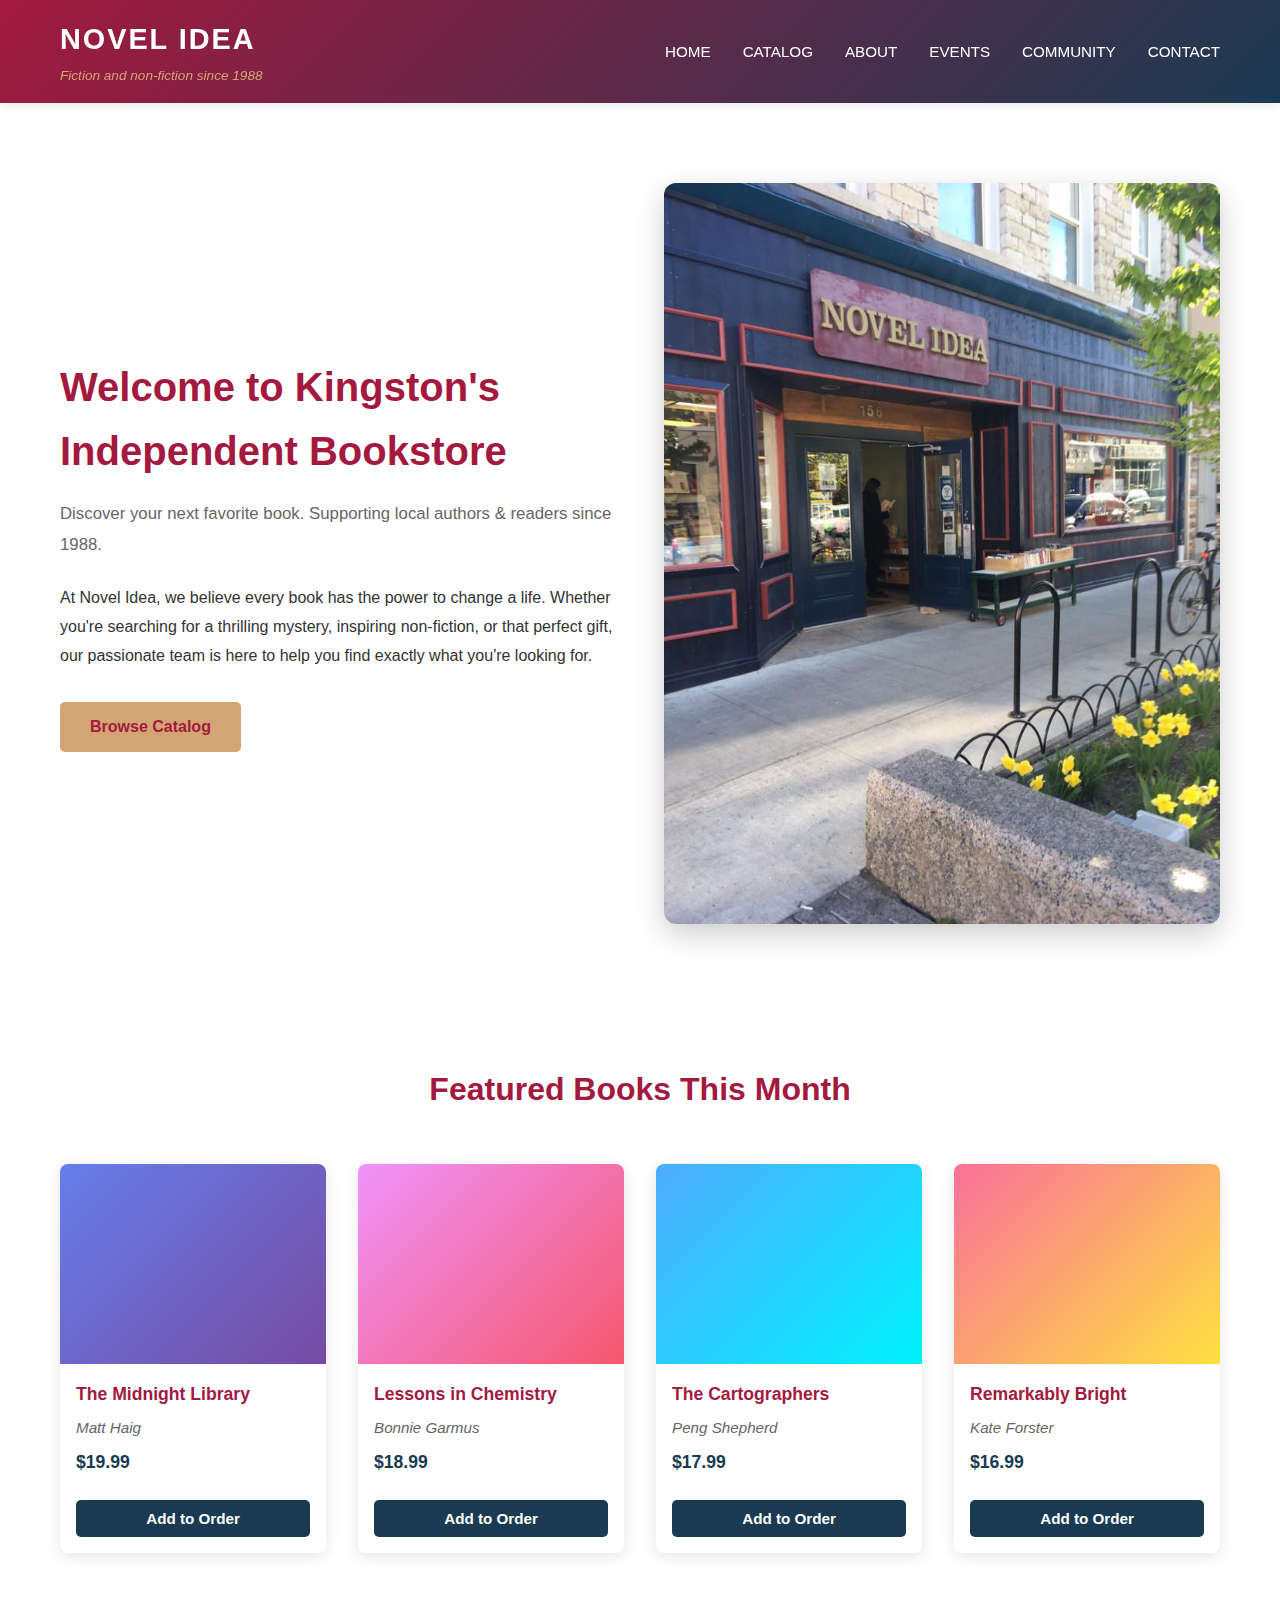
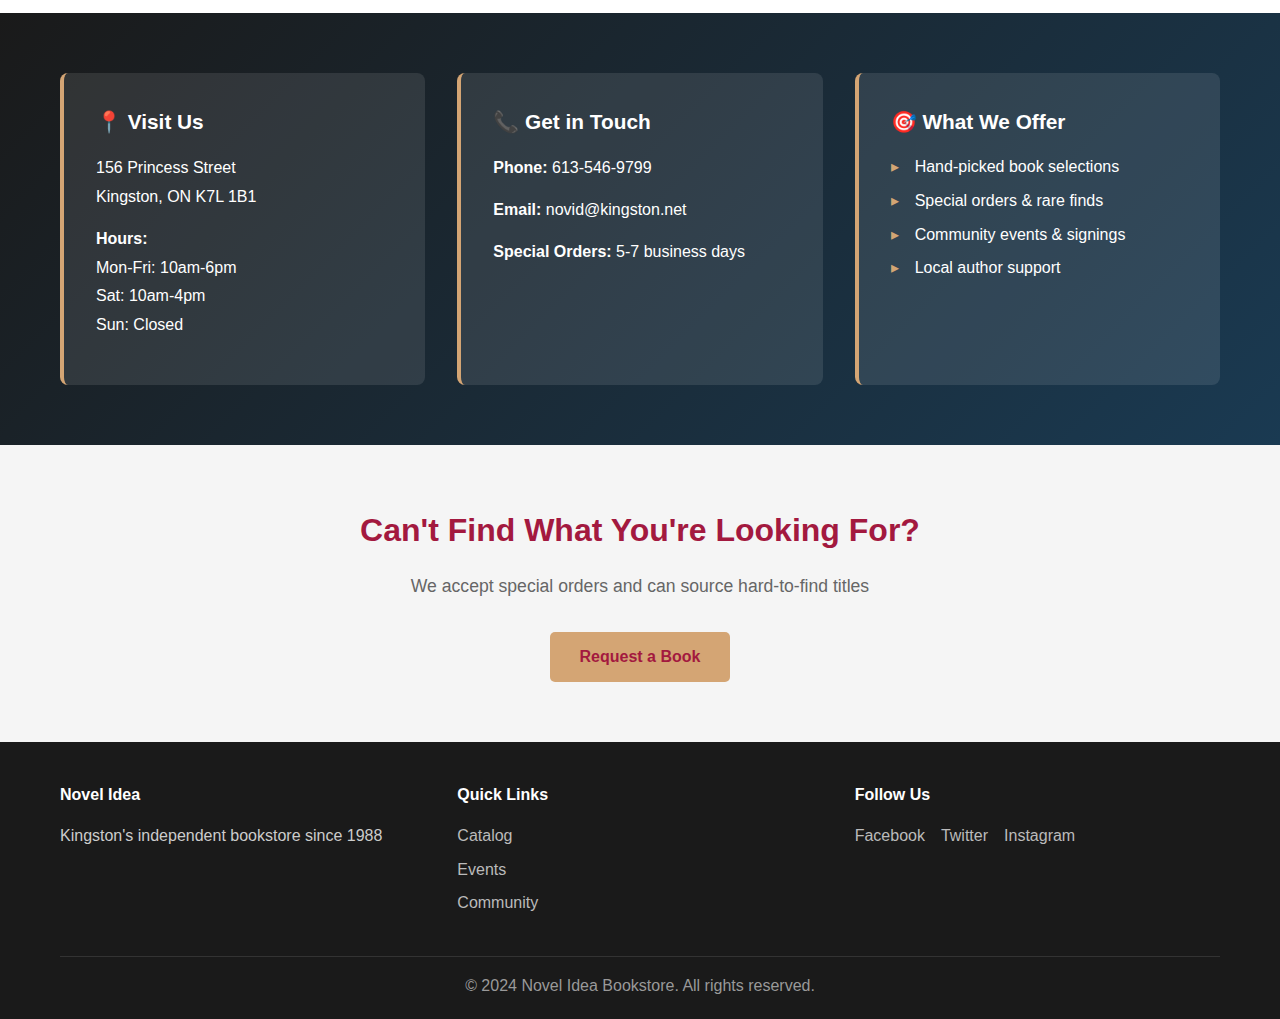
<file: client-v1-sailor/index.html>
<!DOCTYPE html>
<html lang="en">
<head>
    <meta charset="UTF-8">
    <meta name="viewport" content="width=device-width, initial-scale=1.0">
    <title>Novel Idea - Kingston's Independent Bookstore</title>
    <link rel="stylesheet" href="styles.css">
</head>
<body>
    <!-- Navigation -->
    <nav class="navbar">
        <div class="nav-container">
            <div class="logo">
                <h1>NOVEL IDEA</h1>
                <p class="tagline">Fiction and non-fiction since 1988</p>
            </div>
            <ul class="nav-menu">
                <li><a href="index.html">HOME</a></li>
                <li><a href="catalog.html">CATALOG</a></li>
                <li><a href="about.html">ABOUT</a></li>
                <li><a href="events.html">EVENTS</a></li>
                <li><a href="community.html">COMMUNITY</a></li>
                <li><a href="contact.html">CONTACT</a></li>
            </ul>
            <div class="hamburger">
                <span></span>
                <span></span>
                <span></span>
            </div>
        </div>
    </nav>

    <!-- Hero Section with Store Image Beside Text -->
    <section class="hero-section">
        <div class="container">
            <div class="hero-wrapper">
                <div class="hero-content">
                    <h2>Welcome to Kingston's Independent Bookstore</h2>
                    <p>Discover your next favorite book. Supporting local authors & readers since 1988.</p>
                    <p class="hero-description">At Novel Idea, we believe every book has the power to change a life. Whether you're searching for a thrilling mystery, inspiring non-fiction, or that perfect gift, our passionate team is here to help you find exactly what you're looking for.</p>
                    <a href="catalog.html" class="btn btn-primary">Browse Catalog</a>
                </div>
                <div class="hero-image-box">
                    <img src="images/store-hero.jpg" alt="Novel Idea Bookstore Exterior" class="hero-img">
                </div>
            </div>
        </div>
    </section>

    <!-- Featured Section -->
    <section class="featured">
        <div class="container">
            <h2>Featured Books This Month</h2>
            <div class="books-grid">
                <div class="book-card">
                    <div class="book-cover" style="background: linear-gradient(135deg, #667eea 0%, #764ba2 100%);"></div>
                    <h3>The Midnight Library</h3>
                    <p class="author">Matt Haig</p>
                    <p class="price">$19.99</p>
                    <button class="btn btn-secondary">Add to Order</button>
                </div>
                <div class="book-card">
                    <div class="book-cover" style="background: linear-gradient(135deg, #f093fb 0%, #f5576c 100%);"></div>
                    <h3>Lessons in Chemistry</h3>
                    <p class="author">Bonnie Garmus</p>
                    <p class="price">$18.99</p>
                    <button class="btn btn-secondary">Add to Order</button>
                </div>
                <div class="book-card">
                    <div class="book-cover" style="background: linear-gradient(135deg, #4facfe 0%, #00f2fe 100%);"></div>
                    <h3>The Cartographers</h3>
                    <p class="author">Peng Shepherd</p>
                    <p class="price">$17.99</p>
                    <button class="btn btn-secondary">Add to Order</button>
                </div>
                <div class="book-card">
                    <div class="book-cover" style="background: linear-gradient(135deg, #fa709a 0%, #fee140 100%);"></div>
                    <h3>Remarkably Bright</h3>
                    <p class="author">Kate Forster</p>
                    <p class="price">$16.99</p>
                    <button class="btn btn-secondary">Add to Order</button>
                </div>
            </div>
        </div>
    </section>

    <!-- Info Section -->
    <section class="info">
        <div class="container">
            <div class="info-grid">
                <div class="info-card">
                    <h3>📍 Visit Us</h3>
                    <p>156 Princess Street<br>Kingston, ON K7L 1B1</p>
                    <p><strong>Hours:</strong><br>Mon-Fri: 10am-6pm<br>Sat: 10am-4pm<br>Sun: Closed</p>
                </div>
                <div class="info-card">
                    <h3>📞 Get in Touch</h3>
                    <p><strong>Phone:</strong> 613-546-9799</p>
                    <p><strong>Email:</strong> novid@kingston.net</p>
                    <p><strong>Special Orders:</strong> 5-7 business days</p>
                </div>
                <div class="info-card">
                    <h3>🎯 What We Offer</h3>
                    <ul>
                        <li>Hand-picked book selections</li>
                        <li>Special orders & rare finds</li>
                        <li>Community events & signings</li>
                        <li>Local author support</li>
                    </ul>
                </div>
            </div>
        </div>
    </section>

    <!-- CTA Section -->
    <section class="cta">
        <div class="container">
            <h2>Can't Find What You're Looking For?</h2>
            <p>We accept special orders and can source hard-to-find titles</p>
            <a href="contact.html" class="btn btn-primary">Request a Book</a>
        </div>
    </section>

    <!-- Footer -->
    <footer class="footer">
        <div class="container">
            <div class="footer-content">
                <div class="footer-section">
                    <h4>Novel Idea</h4>
                    <p>Kingston's independent bookstore since 1988</p>
                </div>
                <div class="footer-section">
                    <h4>Quick Links</h4>
                    <ul>
                        <li><a href="catalog.html">Catalog</a></li>
                        <li><a href="events.html">Events</a></li>
                        <li><a href="community.html">Community</a></li>
                    </ul>
                </div>
                <div class="footer-section">
                    <h4>Follow Us</h4>
                    <div class="social-links">
                        <a href="https://facebook.com/novelideabookstore" target="_blank">Facebook</a>
                        <a href="https://twitter.com/novelidaygk" target="_blank">Twitter</a>
                        <a href="https://instagram.com/novelideakingston" target="_blank">Instagram</a>
                    </div>
                </div>
            </div>
            <div class="footer-bottom">
                <p>&copy; 2024 Novel Idea Bookstore. All rights reserved.</p>
            </div>
        </div>
    </footer>

    <script src="script.js"></script>
</body>
</html>
</file>
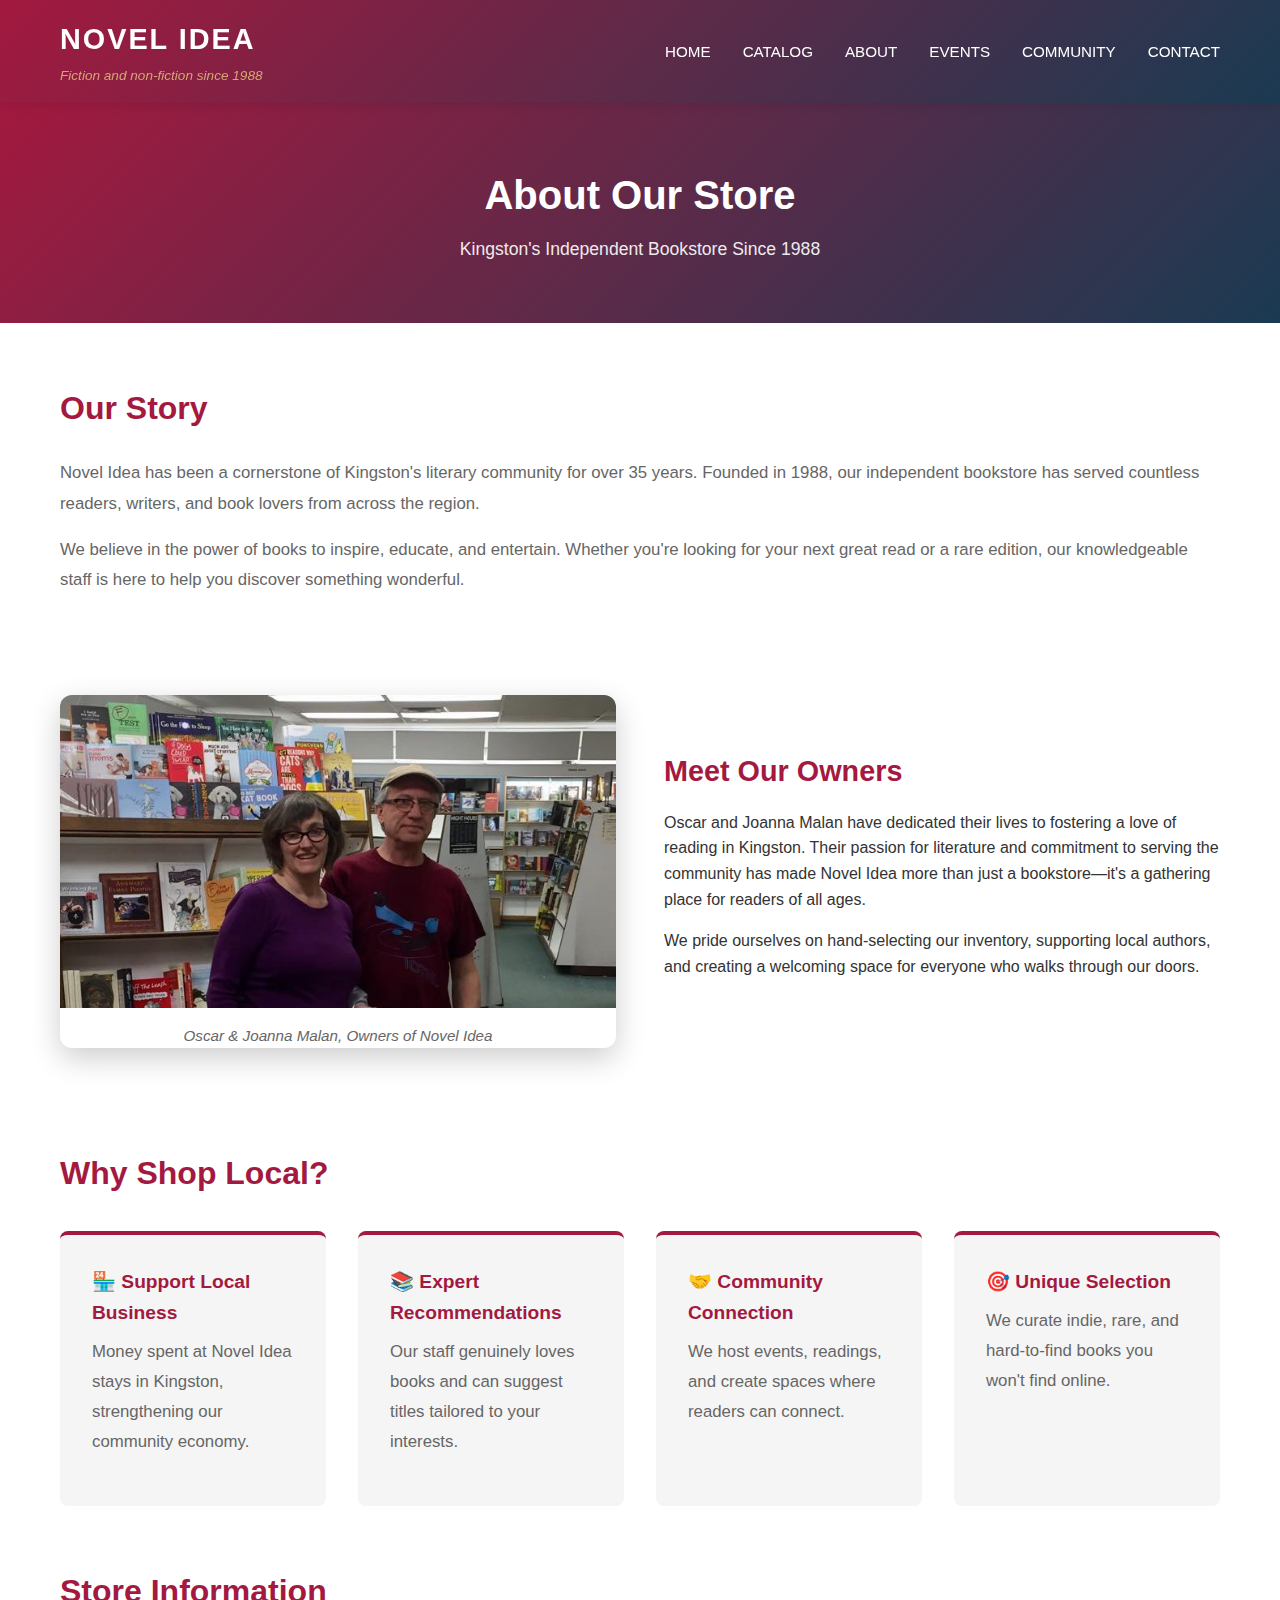
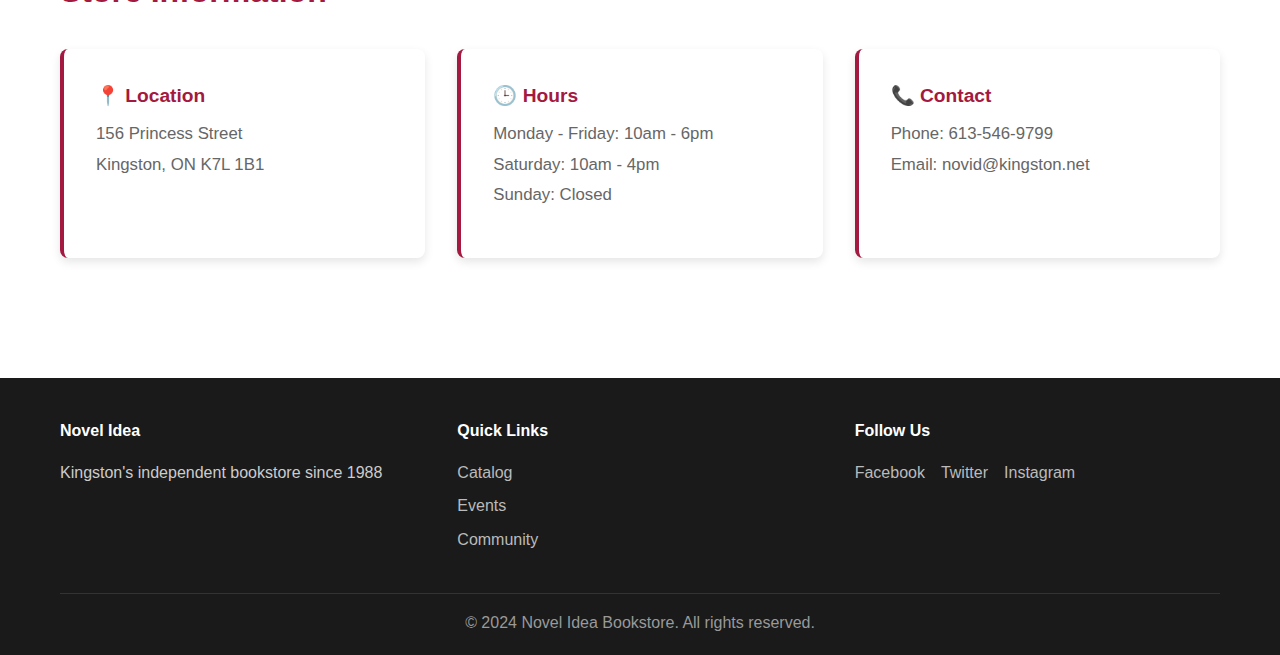
<file: client-v1-sailor/about.html>
<!DOCTYPE html>
<html lang="en">
<head>
    <meta charset="UTF-8">
    <meta name="viewport" content="width=device-width, initial-scale=1.0">
    <title>About Us - Novel Idea</title>
    <link rel="stylesheet" href="styles.css">
</head>
<body>
    <!-- Navigation -->
    <nav class="navbar">
        <div class="nav-container">
            <div class="logo">
                <h1>NOVEL IDEA</h1>
                <p class="tagline">Fiction and non-fiction since 1988</p>
            </div>
            <ul class="nav-menu">
                <li><a href="index.html">HOME</a></li>
                <li><a href="catalog.html">CATALOG</a></li>
                <li><a href="about.html">ABOUT</a></li>
                <li><a href="events.html">EVENTS</a></li>
                <li><a href="community.html">COMMUNITY</a></li>
                <li><a href="contact.html">CONTACT</a></li>
            </ul>
            <div class="hamburger">
                <span></span>
                <span></span>
                <span></span>
            </div>
        </div>
    </nav>

    <!-- Page Header -->
    <section class="page-header">
        <div class="container">
            <h1>About Our Store</h1>
            <p>Kingston's Independent Bookstore Since 1988</p>
        </div>
    </section>

    <!-- Main Content -->
    <section class="about-content">
        <div class="container">
            <div class="about-section">
                <h2>Our Story</h2>
                <p>Novel Idea has been a cornerstone of Kingston's literary community for over 35 years. Founded in 1988, our independent bookstore has served countless readers, writers, and book lovers from across the region.</p>
                <p>We believe in the power of books to inspire, educate, and entertain. Whether you're looking for your next great read or a rare edition, our knowledgeable staff is here to help you discover something wonderful.</p>
            </div>

            <!-- Owners Section with Image -->
            <div class="about-section-with-image">
                <div class="about-image-box">
                    <img src="images/owners.jpg" alt="Oscar & Joanna Malan, Store Owners" class="about-img">
                    <p class="image-caption">Oscar & Joanna Malan, Owners of Novel Idea</p>
                </div>
                <div class="about-text-box">
                    <h2>Meet Our Owners</h2>
                    <p>Oscar and Joanna Malan have dedicated their lives to fostering a love of reading in Kingston. Their passion for literature and commitment to serving the community has made Novel Idea more than just a bookstore—it's a gathering place for readers of all ages.</p>
                    <p>We pride ourselves on hand-selecting our inventory, supporting local authors, and creating a welcoming space for everyone who walks through our doors.</p>
                </div>
            </div>

            <div class="about-section">
                <h2>Why Shop Local?</h2>
                <div class="benefits-grid">
                    <div class="benefit-card">
                        <h3>🏪 Support Local Business</h3>
                        <p>Money spent at Novel Idea stays in Kingston, strengthening our community economy.</p>
                    </div>
                    <div class="benefit-card">
                        <h3>📚 Expert Recommendations</h3>
                        <p>Our staff genuinely loves books and can suggest titles tailored to your interests.</p>
                    </div>
                    <div class="benefit-card">
                        <h3>🤝 Community Connection</h3>
                        <p>We host events, readings, and create spaces where readers can connect.</p>
                    </div>
                    <div class="benefit-card">
                        <h3>🎯 Unique Selection</h3>
                        <p>We curate indie, rare, and hard-to-find books you won't find online.</p>
                    </div>
                </div>
            </div>

            <div class="about-section">
                <h2>Store Information</h2>
                <div class="info-boxes">
                    <div class="info-box">
                        <h3>📍 Location</h3>
                        <p>156 Princess Street<br>Kingston, ON K7L 1B1</p>
                    </div>
                    <div class="info-box">
                        <h3>🕒 Hours</h3>
                        <p>Monday - Friday: 10am - 6pm<br>Saturday: 10am - 4pm<br>Sunday: Closed</p>
                    </div>
                    <div class="info-box">
                        <h3>📞 Contact</h3>
                        <p>Phone: 613-546-9799<br>Email: novid@kingston.net</p>
                    </div>
                </div>
            </div>
        </div>
    </section>

    <!-- Footer -->
    <footer class="footer">
        <div class="container">
            <div class="footer-content">
                <div class="footer-section">
                    <h4>Novel Idea</h4>
                    <p>Kingston's independent bookstore since 1988</p>
                </div>
                <div class="footer-section">
                    <h4>Quick Links</h4>
                    <ul>
                        <li><a href="catalog.html">Catalog</a></li>
                        <li><a href="events.html">Events</a></li>
                        <li><a href="community.html">Community</a></li>
                    </ul>
                </div>
                <div class="footer-section">
                    <h4>Follow Us</h4>
                    <div class="social-links">
                        <a href="https://facebook.com/novelideabookstore" target="_blank">Facebook</a>
                        <a href="https://twitter.com/novelidaygk" target="_blank">Twitter</a>
                        <a href="https://instagram.com/novelideakingston" target="_blank">Instagram</a>
                    </div>
                </div>
            </div>
            <div class="footer-bottom">
                <p>&copy; 2024 Novel Idea Bookstore. All rights reserved.</p>
            </div>
        </div>
    </footer>

    <script src="script.js"></script>
</body>
</html>
</file>
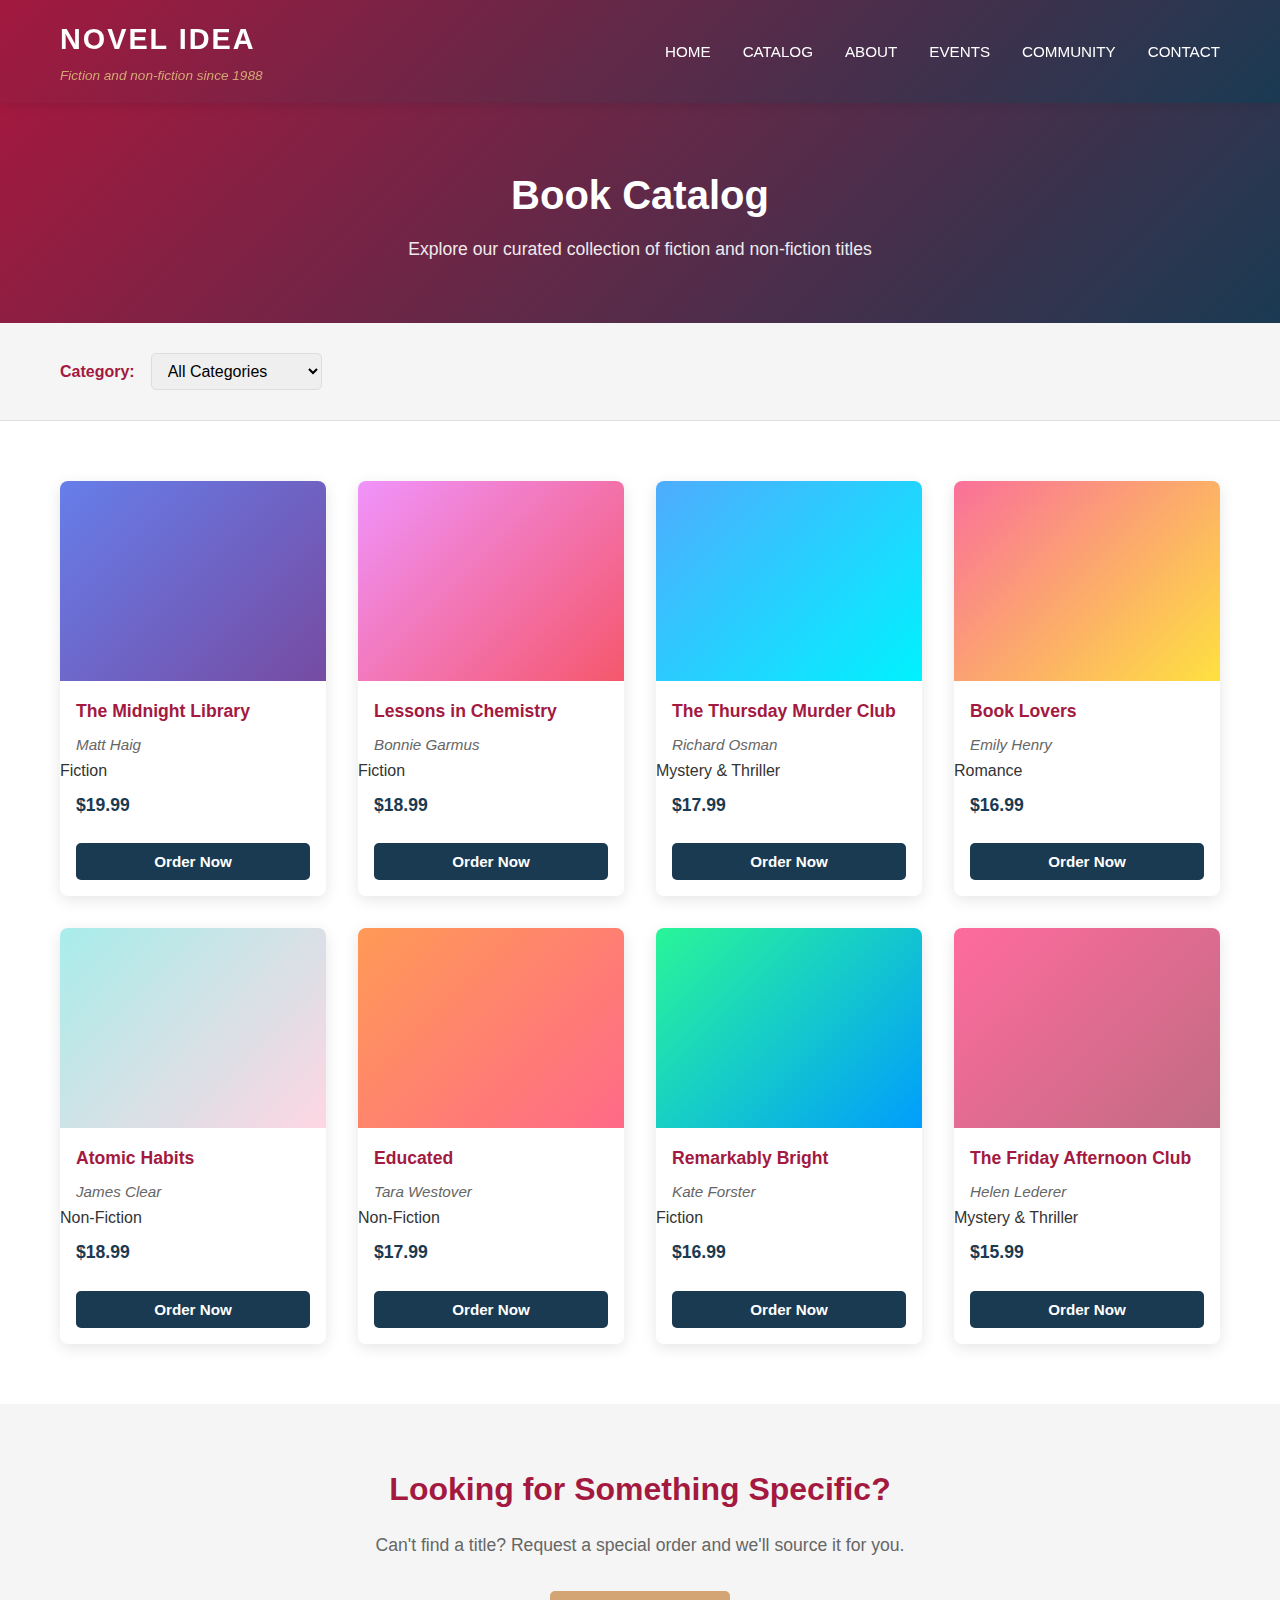
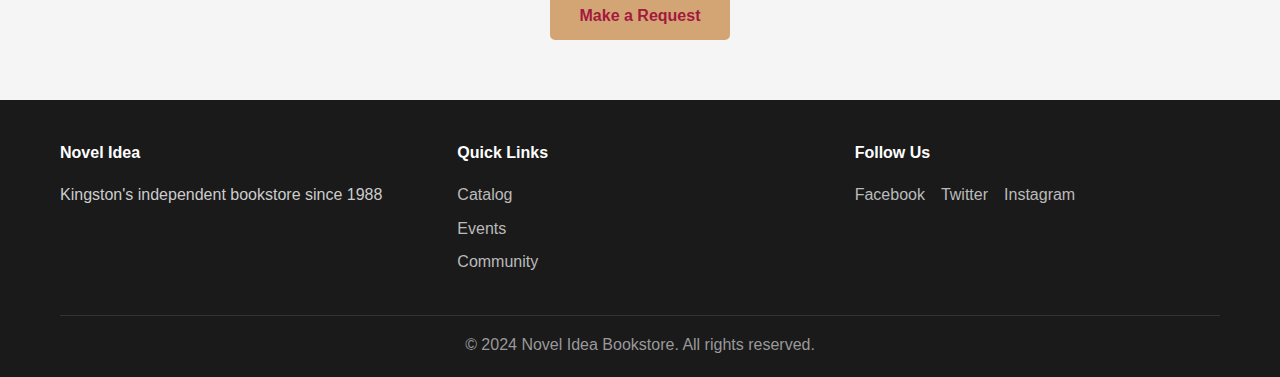
<file: client-v1-sailor/catalog.html>
<!DOCTYPE html>
<html lang="en">
<head>
    <meta charset="UTF-8">
    <meta name="viewport" content="width=device-width, initial-scale=1.0">
    <title>Book Catalog - Novel Idea</title>
    <link rel="stylesheet" href="styles.css">
</head>
<body>
    <!-- Navigation -->
    <nav class="navbar">
        <div class="nav-container">
            <div class="logo">
                <h1>NOVEL IDEA</h1>
                <p class="tagline">Fiction and non-fiction since 1988</p>
            </div>
            <ul class="nav-menu">
                <li><a href="index.html">HOME</a></li>
                <li><a href="catalog.html">CATALOG</a></li>
                <li><a href="about.html">ABOUT</a></li>
                <li><a href="events.html">EVENTS</a></li>
                <li><a href="community.html">COMMUNITY</a></li>
                <li><a href="contact.html">CONTACT</a></li>
            </ul>
            <div class="hamburger">
                <span></span>
                <span></span>
                <span></span>
            </div>
        </div>
    </nav>

    <!-- Page Header -->
    <section class="page-header">
        <div class="container">
            <h1>Book Catalog</h1>
            <p>Explore our curated collection of fiction and non-fiction titles</p>
        </div>
    </section>

    <!-- Filter Section -->
    <section class="filters">
        <div class="container">
            <div class="filter-group">
                <label for="category-filter">Category:</label>
                <select id="category-filter">
                    <option value="all">All Categories</option>
                    <option value="fiction">Fiction</option>
                    <option value="non-fiction">Non-Fiction</option>
                    <option value="mystery">Mystery & Thriller</option>
                    <option value="romance">Romance</option>
                </select>
            </div>
        </div>
    </section>

    <!-- Catalog Grid -->
    <section class="catalog">
        <div class="container">
            <div class="books-grid">
                <!-- Fiction -->
                <div class="book-card" data-category="fiction">
                    <div class="book-cover" style="background: linear-gradient(135deg, #667eea 0%, #764ba2 100%);"></div>
                    <h3>The Midnight Library</h3>
                    <p class="author">Matt Haig</p>
                    <p class="category">Fiction</p>
                    <p class="price">$19.99</p>
                    <button class="btn btn-secondary">Order Now</button>
                </div>

                <div class="book-card" data-category="fiction">
                    <div class="book-cover" style="background: linear-gradient(135deg, #f093fb 0%, #f5576c 100%);"></div>
                    <h3>Lessons in Chemistry</h3>
                    <p class="author">Bonnie Garmus</p>
                    <p class="category">Fiction</p>
                    <p class="price">$18.99</p>
                    <button class="btn btn-secondary">Order Now</button>
                </div>

                <div class="book-card" data-category="mystery">
                    <div class="book-cover" style="background: linear-gradient(135deg, #4facfe 0%, #00f2fe 100%);"></div>
                    <h3>The Thursday Murder Club</h3>
                    <p class="author">Richard Osman</p>
                    <p class="category">Mystery & Thriller</p>
                    <p class="price">$17.99</p>
                    <button class="btn btn-secondary">Order Now</button>
                </div>

                <div class="book-card" data-category="romance">
                    <div class="book-cover" style="background: linear-gradient(135deg, #fa709a 0%, #fee140 100%);"></div>
                    <h3>Book Lovers</h3>
                    <p class="author">Emily Henry</p>
                    <p class="category">Romance</p>
                    <p class="price">$16.99</p>
                    <button class="btn btn-secondary">Order Now</button>
                </div>

                <div class="book-card" data-category="non-fiction">
                    <div class="book-cover" style="background: linear-gradient(135deg, #a8edea 0%, #fed6e3 100%);"></div>
                    <h3>Atomic Habits</h3>
                    <p class="author">James Clear</p>
                    <p class="category">Non-Fiction</p>
                    <p class="price">$18.99</p>
                    <button class="btn btn-secondary">Order Now</button>
                </div>

                <div class="book-card" data-category="non-fiction">
                    <div class="book-cover" style="background: linear-gradient(135deg, #ff9a56 0%, #ff6a88 100%);"></div>
                    <h3>Educated</h3>
                    <p class="author">Tara Westover</p>
                    <p class="category">Non-Fiction</p>
                    <p class="price">$17.99</p>
                    <button class="btn btn-secondary">Order Now</button>
                </div>

                <div class="book-card" data-category="fiction">
                    <div class="book-cover" style="background: linear-gradient(135deg, #2af598 0%, #009efd 100%);"></div>
                    <h3>Remarkably Bright</h3>
                    <p class="author">Kate Forster</p>
                    <p class="category">Fiction</p>
                    <p class="price">$16.99</p>
                    <button class="btn btn-secondary">Order Now</button>
                </div>

                <div class="book-card" data-category="mystery">
                    <div class="book-cover" style="background: linear-gradient(135deg, #ff6b9d 0%, #c06c84 100%);"></div>
                    <h3>The Friday Afternoon Club</h3>
                    <p class="author">Helen Lederer</p>
                    <p class="category">Mystery & Thriller</p>
                    <p class="price">$15.99</p>
                    <button class="btn btn-secondary">Order Now</button>
                </div>
            </div>
        </div>
    </section>

    <!-- CTA -->
    <section class="cta">
        <div class="container">
            <h2>Looking for Something Specific?</h2>
            <p>Can't find a title? Request a special order and we'll source it for you.</p>
            <a href="contact.html" class="btn btn-primary">Make a Request</a>
        </div>
    </section>

    <!-- Footer -->
    <footer class="footer">
        <div class="container">
            <div class="footer-content">
                <div class="footer-section">
                    <h4>Novel Idea</h4>
                    <p>Kingston's independent bookstore since 1988</p>
                </div>
                <div class="footer-section">
                    <h4>Quick Links</h4>
                    <ul>
                        <li><a href="catalog.html">Catalog</a></li>
                        <li><a href="events.html">Events</a></li>
                        <li><a href="community.html">Community</a></li>
                    </ul>
                </div>
                <div class="footer-section">
                    <h4>Follow Us</h4>
                    <div class="social-links">
                        <a href="https://facebook.com/novelideabookstore" target="_blank">Facebook</a>
                        <a href="https://twitter.com/novelidaygk" target="_blank">Twitter</a>
                        <a href="https://instagram.com/novelideakingston" target="_blank">Instagram</a>
                    </div>
                </div>
            </div>
            <div class="footer-bottom">
                <p>&copy; 2024 Novel Idea Bookstore. All rights reserved.</p>
            </div>
        </div>
    </footer>

    <script src="script.js"></script>
    <script src="catalog.js"></script>
</body>
</html>
</file>
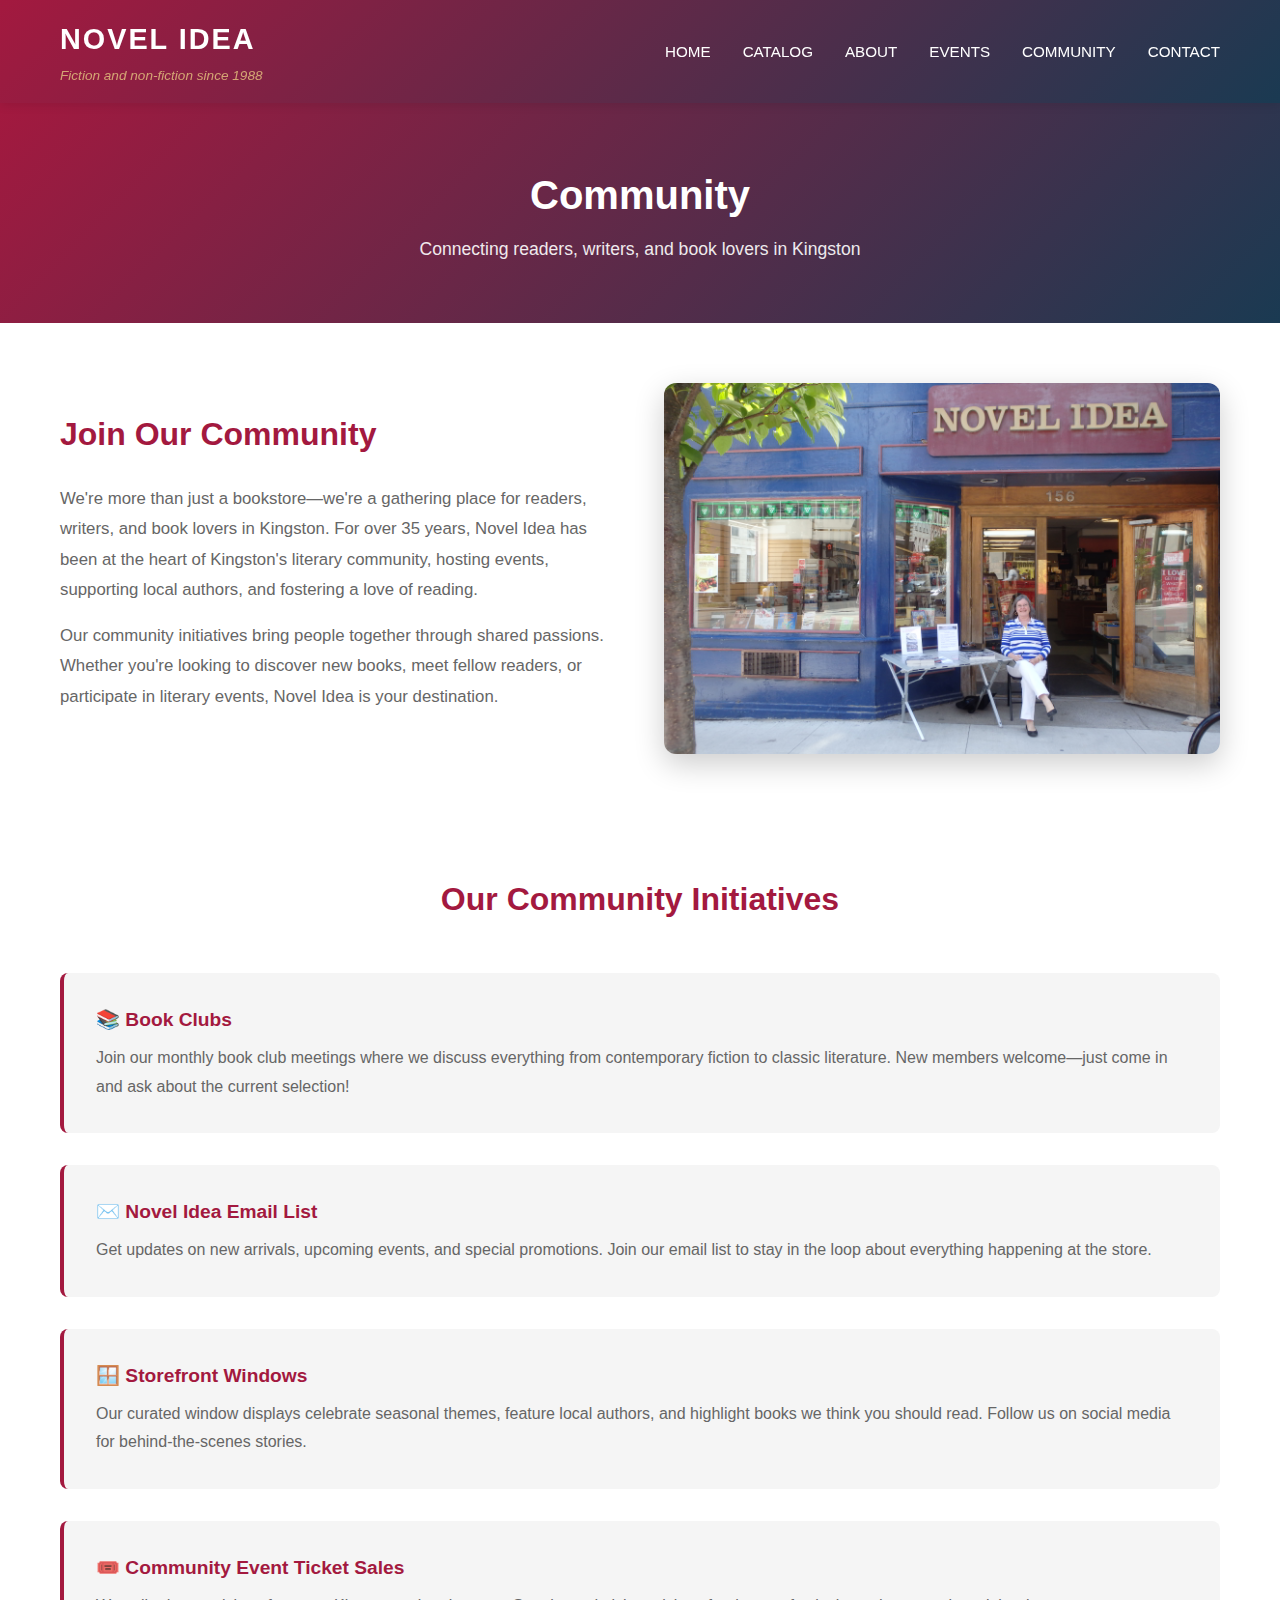
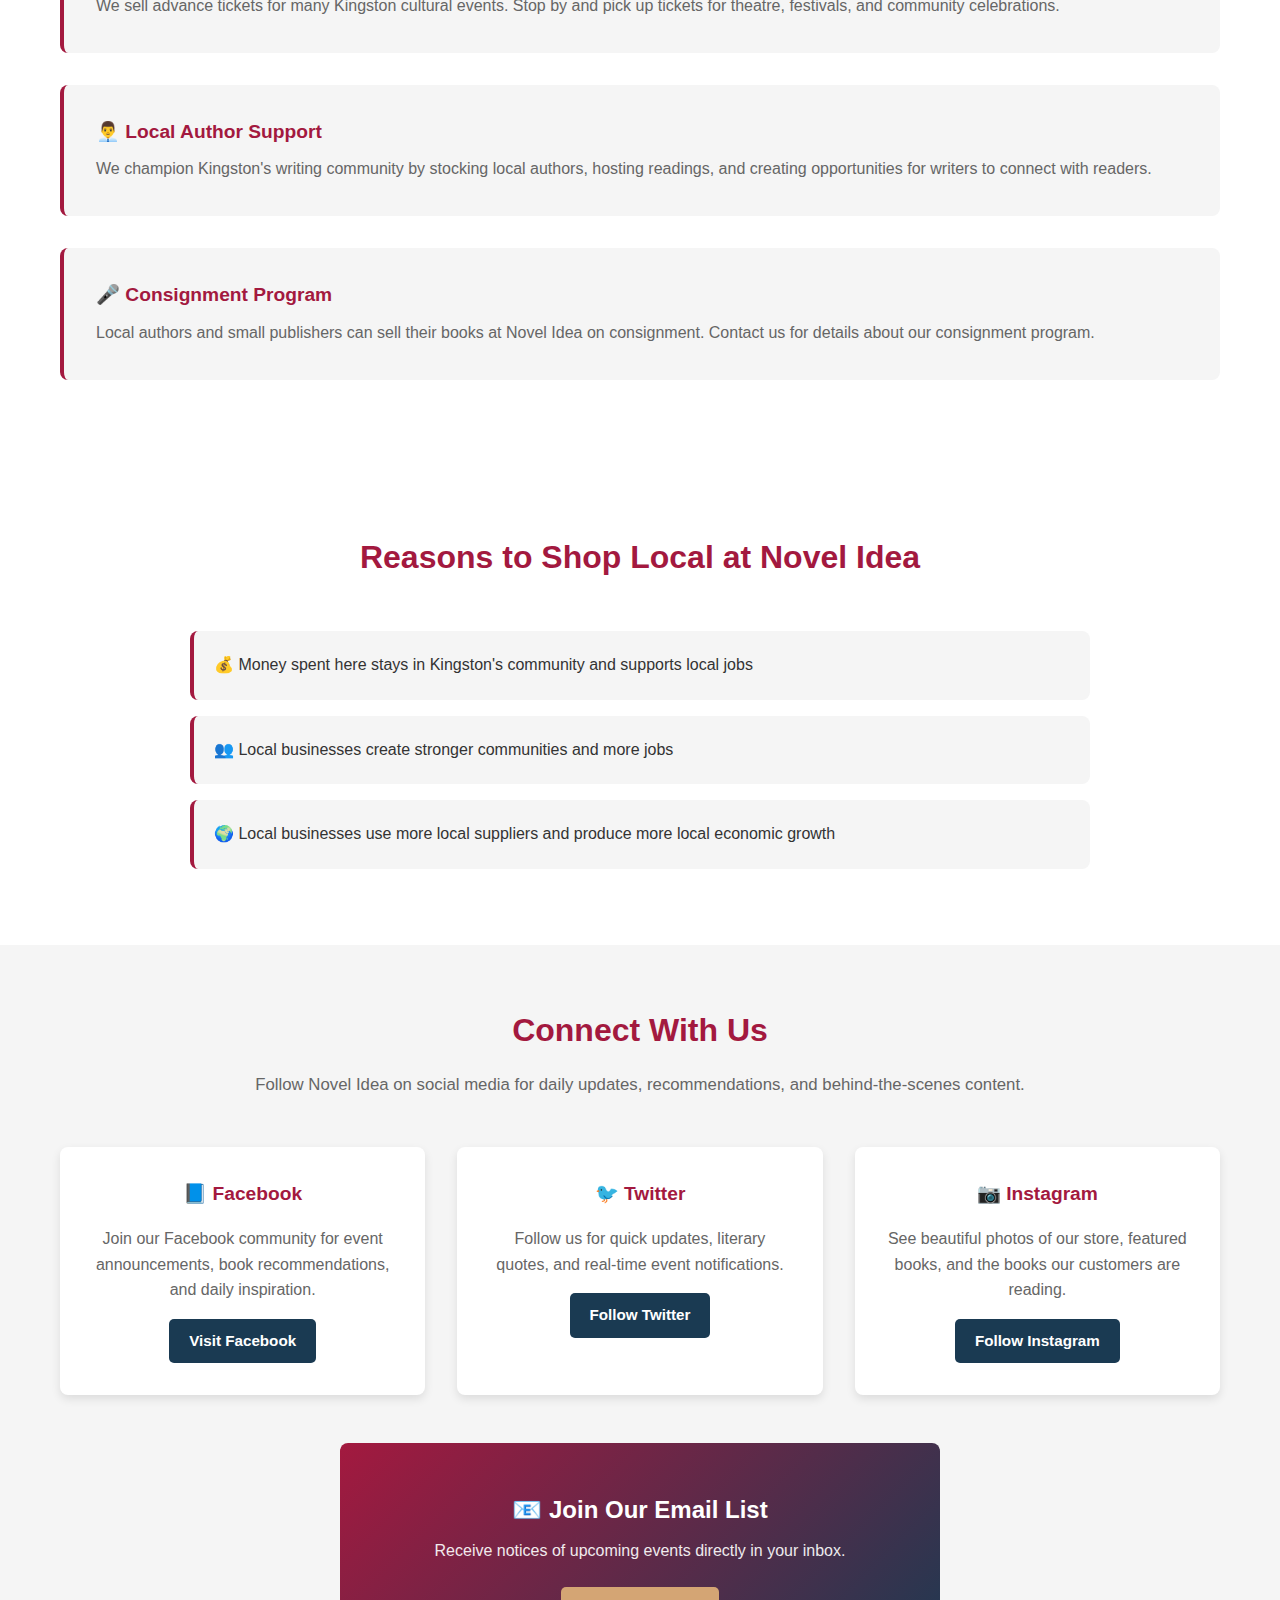
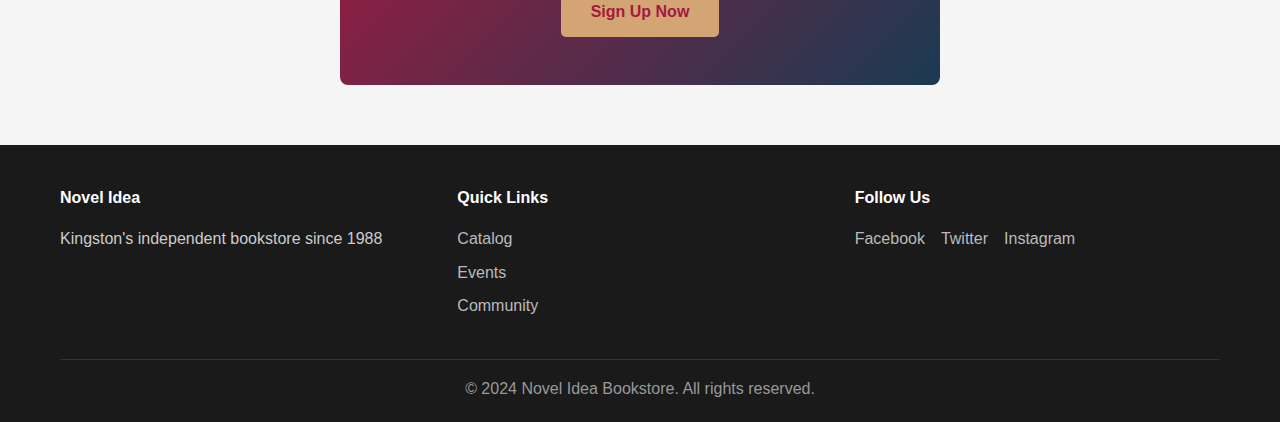
<file: client-v1-sailor/community.html>
<!DOCTYPE html>
<html lang="en">
<head>
    <meta charset="UTF-8">
    <meta name="viewport" content="width=device-width, initial-scale=1.0">
    <title>Community - Novel Idea</title>
    <link rel="stylesheet" href="styles.css">
</head>
<body>
    <!-- Navigation -->
    <nav class="navbar">
        <div class="nav-container">
            <div class="logo">
                <h1>NOVEL IDEA</h1>
                <p class="tagline">Fiction and non-fiction since 1988</p>
            </div>
            <ul class="nav-menu">
                <li><a href="index.html">HOME</a></li>
                <li><a href="catalog.html">CATALOG</a></li>
                <li><a href="about.html">ABOUT</a></li>
                <li><a href="events.html">EVENTS</a></li>
                <li><a href="community.html">COMMUNITY</a></li>
                <li><a href="contact.html">CONTACT</a></li>
            </ul>
            <div class="hamburger">
                <span></span>
                <span></span>
                <span></span>
            </div>
        </div>
    </nav>

    <!-- Page Header -->
    <section class="page-header">
        <div class="container">
            <h1>Community</h1>
            <p>Connecting readers, writers, and book lovers in Kingston</p>
        </div>
    </section>

    <!-- Community Hero Section with Image -->
    <section class="community-intro-section">
        <div class="container">
            <div class="community-intro-wrapper">
                <div class="community-image-box">
                    <img src="images/storefront.jpg" alt="Novel Idea Bookstore Storefront" class="community-img">
                </div>
                <div class="community-text-box">
                    <h2>Join Our Community</h2>
                    <p>We're more than just a bookstore—we're a gathering place for readers, writers, and book lovers in Kingston. For over 35 years, Novel Idea has been at the heart of Kingston's literary community, hosting events, supporting local authors, and fostering a love of reading.</p>
                    <p>Our community initiatives bring people together through shared passions. Whether you're looking to discover new books, meet fellow readers, or participate in literary events, Novel Idea is your destination.</p>
                </div>
            </div>
        </div>
    </section>

    <!-- Community Programs -->
    <section class="community-programs">
        <div class="container">
            <h2>Our Community Initiatives</h2>
            
            <div class="program-card">
                <h3>📚 Book Clubs</h3>
                <p>Join our monthly book club meetings where we discuss everything from contemporary fiction to classic literature. New members welcome—just come in and ask about the current selection!</p>
            </div>

            <div class="program-card">
                <h3>✉️ Novel Idea Email List</h3>
                <p>Get updates on new arrivals, upcoming events, and special promotions. Join our email list to stay in the loop about everything happening at the store.</p>
            </div>

            <div class="program-card">
                <h3>🪟 Storefront Windows</h3>
                <p>Our curated window displays celebrate seasonal themes, feature local authors, and highlight books we think you should read. Follow us on social media for behind-the-scenes stories.</p>
            </div>

            <div class="program-card">
                <h3>🎟️ Community Event Ticket Sales</h3>
                <p>We sell advance tickets for many Kingston cultural events. Stop by and pick up tickets for theatre, festivals, and community celebrations.</p>
            </div>

            <div class="program-card">
                <h3>👨‍💼 Local Author Support</h3>
                <p>We champion Kingston's writing community by stocking local authors, hosting readings, and creating opportunities for writers to connect with readers.</p>
            </div>

            <div class="program-card">
                <h3>🎤 Consignment Program</h3>
                <p>Local authors and small publishers can sell their books at Novel Idea on consignment. Contact us for details about our consignment program.</p>
            </div>
        </div>
    </section>

    <!-- Why Shop Local Section -->
    <section class="why-local">
        <div class="container">
            <h2>Reasons to Shop Local at Novel Idea</h2>
            <ol class="reasons-list">
                <li>💰 Money spent here stays in Kingston's community and supports local jobs</li>
                <li>👥 Local businesses create stronger communities and more jobs</li>
                <li>🌍 Local businesses use more local suppliers and produce more local economic growth</li>
            </ol>
        </div>
    </section>

    <!-- Connect With Us -->
    <section class="connect-section">
        <div class="container">
            <h2>Connect With Us</h2>
            <p>Follow Novel Idea on social media for daily updates, recommendations, and behind-the-scenes content.</p>
            
            <div class="social-grid">
                <div class="social-card">
                    <h3>📘 Facebook</h3>
                    <p>Join our Facebook community for event announcements, book recommendations, and daily inspiration.</p>
                    <a href="https://facebook.com/novelideabookstore" target="_blank" class="btn btn-secondary">Visit Facebook</a>
                </div>

                <div class="social-card">
                    <h3>🐦 Twitter</h3>
                    <p>Follow us for quick updates, literary quotes, and real-time event notifications.</p>
                    <a href="https://twitter.com/novelidaygk" target="_blank" class="btn btn-secondary">Follow Twitter</a>
                </div>

                <div class="social-card">
                    <h3>📷 Instagram</h3>
                    <p>See beautiful photos of our store, featured books, and the books our customers are reading.</p>
                    <a href="https://instagram.com/novelideakingston" target="_blank" class="btn btn-secondary">Follow Instagram</a>
                </div>
            </div>

            <div class="email-signup">
                <h3>📧 Join Our Email List</h3>
                <p>Receive notices of upcoming events directly in your inbox.</p>
                <a href="contact.html" class="btn btn-primary">Sign Up Now</a>
            </div>
        </div>
    </section>

    <!-- Footer -->
    <footer class="footer">
        <div class="container">
            <div class="footer-content">
                <div class="footer-section">
                    <h4>Novel Idea</h4>
                    <p>Kingston's independent bookstore since 1988</p>
                </div>
                <div class="footer-section">
                    <h4>Quick Links</h4>
                    <ul>
                        <li><a href="catalog.html">Catalog</a></li>
                        <li><a href="events.html">Events</a></li>
                        <li><a href="community.html">Community</a></li>
                    </ul>
                </div>
                <div class="footer-section">
                    <h4>Follow Us</h4>
                    <div class="social-links">
                        <a href="https://facebook.com/novelideabookstore" target="_blank">Facebook</a>
                        <a href="https://twitter.com/novelidaygk" target="_blank">Twitter</a>
                        <a href="https://instagram.com/novelideakingston" target="_blank">Instagram</a>
                    </div>
                </div>
            </div>
            <div class="footer-bottom">
                <p>&copy; 2024 Novel Idea Bookstore. All rights reserved.</p>
            </div>
        </div>
    </footer>

    <script src="script.js"></script>
</body>
</html>
</file>
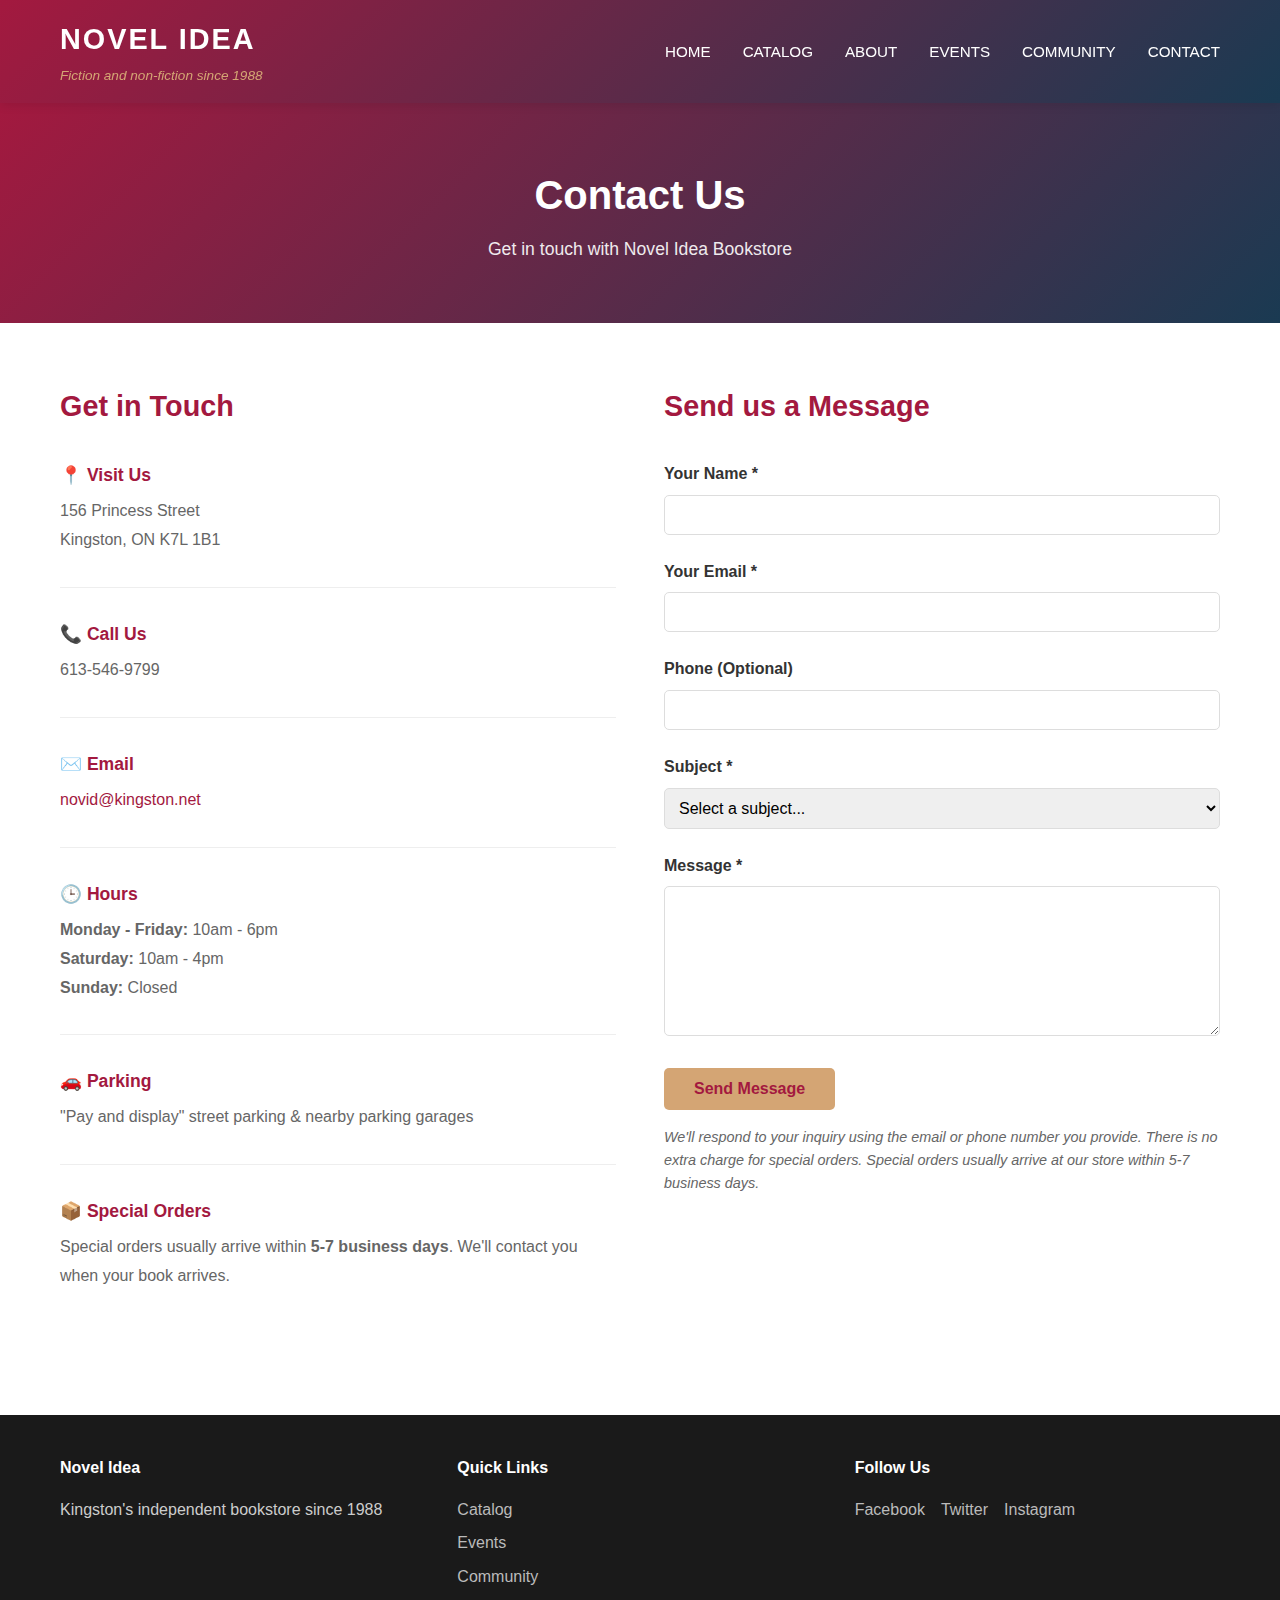
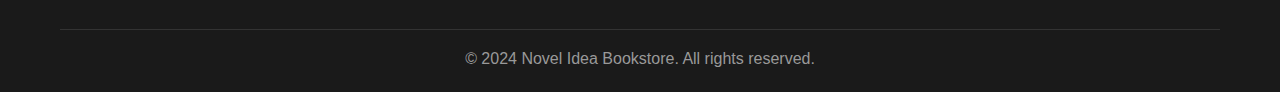
<file: client-v1-sailor/contact.html>
<!DOCTYPE html>
<html lang="en">
<head>
    <meta charset="UTF-8">
    <meta name="viewport" content="width=device-width, initial-scale=1.0">
    <title>Contact Us - Novel Idea</title>
    <link rel="stylesheet" href="styles.css">
</head>
<body>
    <!-- Navigation -->
    <nav class="navbar">
        <div class="nav-container">
            <div class="logo">
                <h1>NOVEL IDEA</h1>
                <p class="tagline">Fiction and non-fiction since 1988</p>
            </div>
            <ul class="nav-menu">
                <li><a href="index.html">HOME</a></li>
                <li><a href="catalog.html">CATALOG</a></li>
                <li><a href="about.html">ABOUT</a></li>
                <li><a href="events.html">EVENTS</a></li>
                <li><a href="community.html">COMMUNITY</a></li>
                <li><a href="contact.html">CONTACT</a></li>
            </ul>
            <div class="hamburger">
                <span></span>
                <span></span>
                <span></span>
            </div>
        </div>
    </nav>

    <!-- Page Header -->
    <section class="page-header">
        <div class="container">
            <h1>Contact Us</h1>
            <p>Get in touch with Novel Idea Bookstore</p>
        </div>
    </section>

    <!-- Contact Content -->
    <section class="contact-content">
        <div class="container">
            <div class="contact-wrapper">
                <!-- Contact Info -->
                <div class="contact-info">
                    <h2>Get in Touch</h2>
                    
                    <div class="info-block">
                        <h3>📍 Visit Us</h3>
                        <p>156 Princess Street<br>Kingston, ON K7L 1B1</p>
                    </div>

                    <div class="info-block">
                        <h3>📞 Call Us</h3>
                        <p>613-546-9799</p>
                    </div>

                    <div class="info-block">
                        <h3>✉️ Email</h3>
                        <p><a href="mailto:novid@kingston.net">novid@kingston.net</a></p>
                    </div>

                    <div class="info-block">
                        <h3>🕒 Hours</h3>
                        <p><strong>Monday - Friday:</strong> 10am - 6pm<br>
                           <strong>Saturday:</strong> 10am - 4pm<br>
                           <strong>Sunday:</strong> Closed</p>
                    </div>

                    <div class="info-block">
                        <h3>🚗 Parking</h3>
                        <p>"Pay and display" street parking & nearby parking garages</p>
                    </div>

                    <div class="info-block">
                        <h3>📦 Special Orders</h3>
                        <p>Special orders usually arrive within <strong>5-7 business days</strong>. We'll contact you when your book arrives.</p>
                    </div>
                </div>

                <!-- Contact Form -->
                <div class="contact-form">
                    <h2>Send us a Message</h2>
                    <form id="contactForm">
                        <div class="form-group">
                            <label for="name">Your Name *</label>
                            <input type="text" id="name" name="name" required>
                        </div>

                        <div class="form-group">
                            <label for="email">Your Email *</label>
                            <input type="email" id="email" name="email" required>
                        </div>

                        <div class="form-group">
                            <label for="phone">Phone (Optional)</label>
                            <input type="tel" id="phone" name="phone">
                        </div>

                        <div class="form-group">
                            <label for="subject">Subject *</label>
                            <select id="subject" name="subject" required>
                                <option value="">Select a subject...</option>
                                <option value="book-request">Book Request / Special Order</option>
                                <option value="event-inquiry">Event Inquiry</option>
                                <option value="consignment">Consignment Question</option>
                                <option value="general">General Inquiry</option>
                                <option value="feedback">Feedback</option>
                            </select>
                        </div>

                        <div class="form-group">
                            <label for="message">Message *</label>
                            <textarea id="message" name="message" rows="6" required></textarea>
                        </div>

                        <button type="submit" class="btn btn-primary">Send Message</button>
                    </form>
                    <p class="form-note">We'll respond to your inquiry using the email or phone number you provide. There is no extra charge for special orders. Special orders usually arrive at our store within 5-7 business days.</p>
                </div>
            </div>
        </div>
    </section>

    <!-- Footer -->
    <footer class="footer">
        <div class="container">
            <div class="footer-content">
                <div class="footer-section">
                    <h4>Novel Idea</h4>
                    <p>Kingston's independent bookstore since 1988</p>
                </div>
                <div class="footer-section">
                    <h4>Quick Links</h4>
                    <ul>
                        <li><a href="catalog.html">Catalog</a></li>
                        <li><a href="events.html">Events</a></li>
                        <li><a href="community.html">Community</a></li>
                    </ul>
                </div>
                <div class="footer-section">
                    <h4>Follow Us</h4>
                    <div class="social-links">
                        <a href="https://facebook.com/novelideabookstore" target="_blank">Facebook</a>
                        <a href="https://twitter.com/novelidaygk" target="_blank">Twitter</a>
                        <a href="https://instagram.com/novelideakingston" target="_blank">Instagram</a>
                    </div>
                </div>
            </div>
            <div class="footer-bottom">
                <p>&copy; 2024 Novel Idea Bookstore. All rights reserved.</p>
            </div>
        </div>
    </footer>

    <script src="script.js"></script>
    <script src="contact.js"></script>
</body>
</html>
</file>
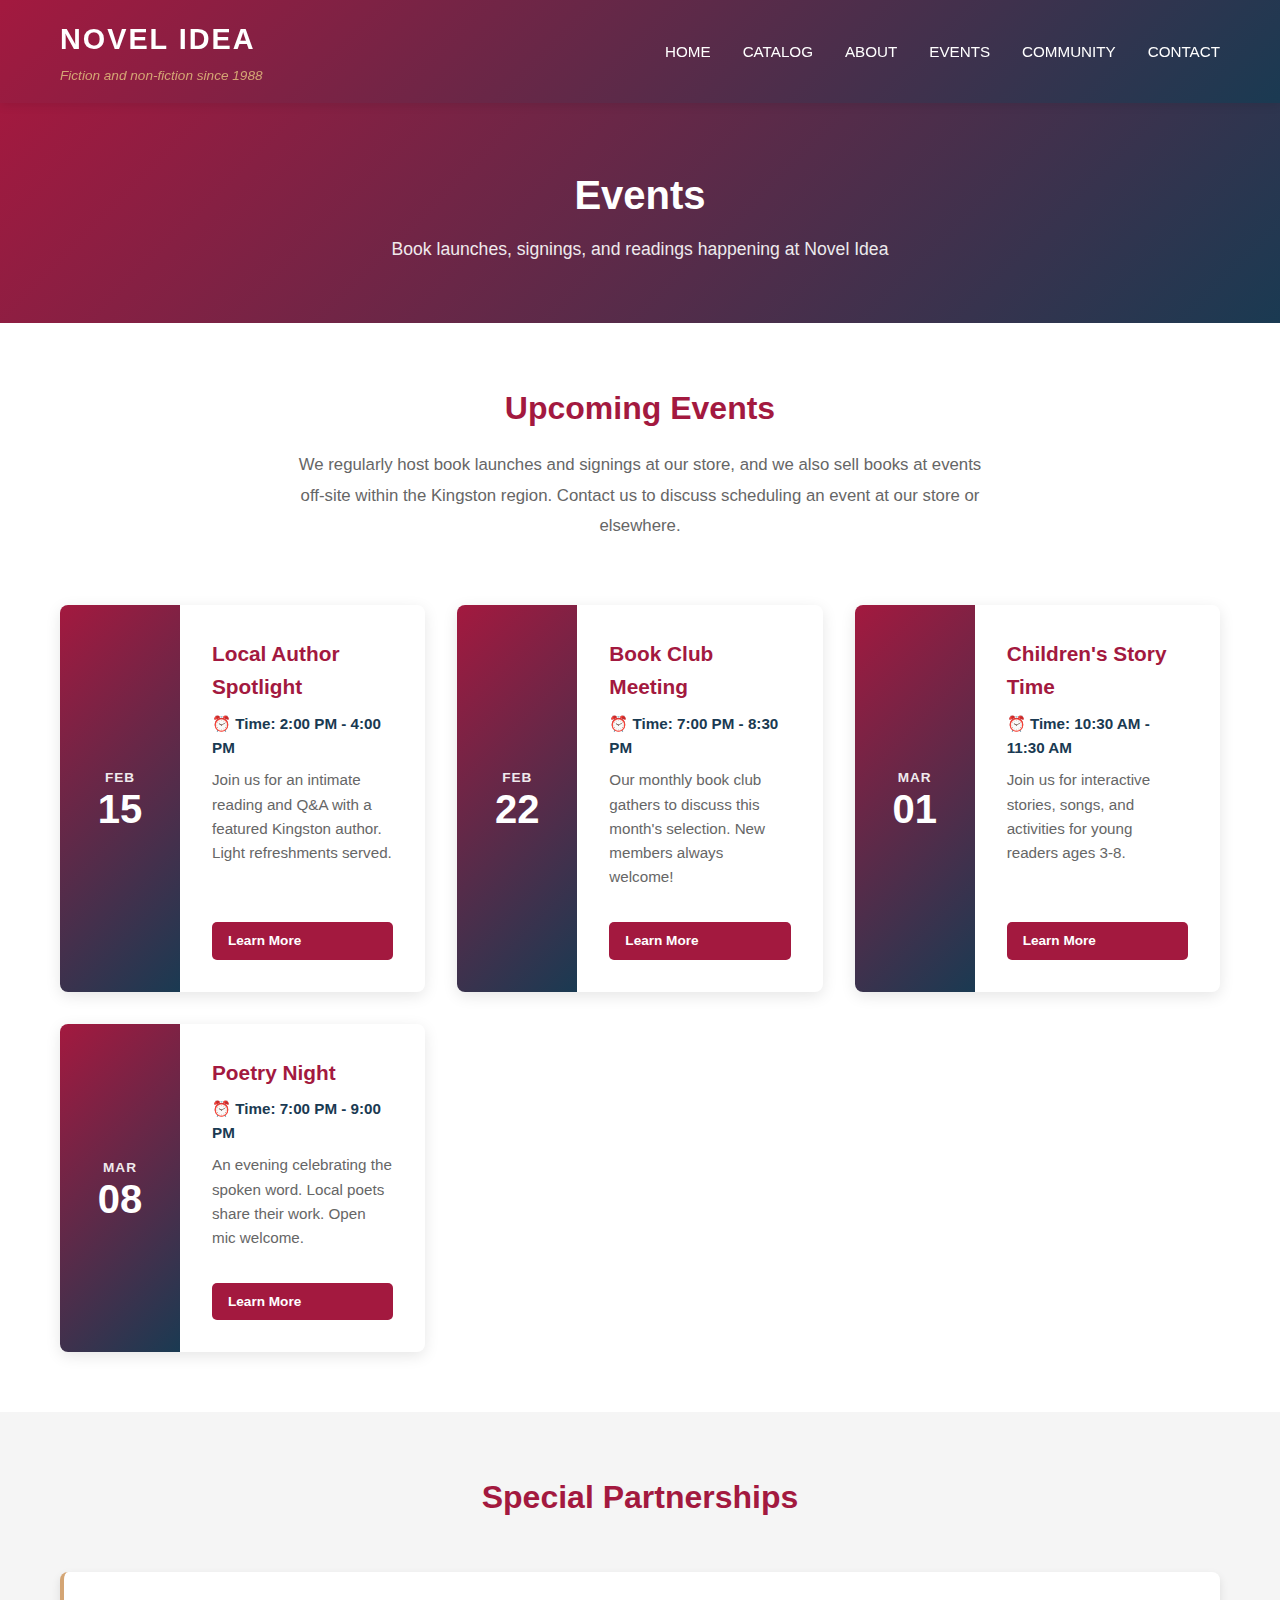
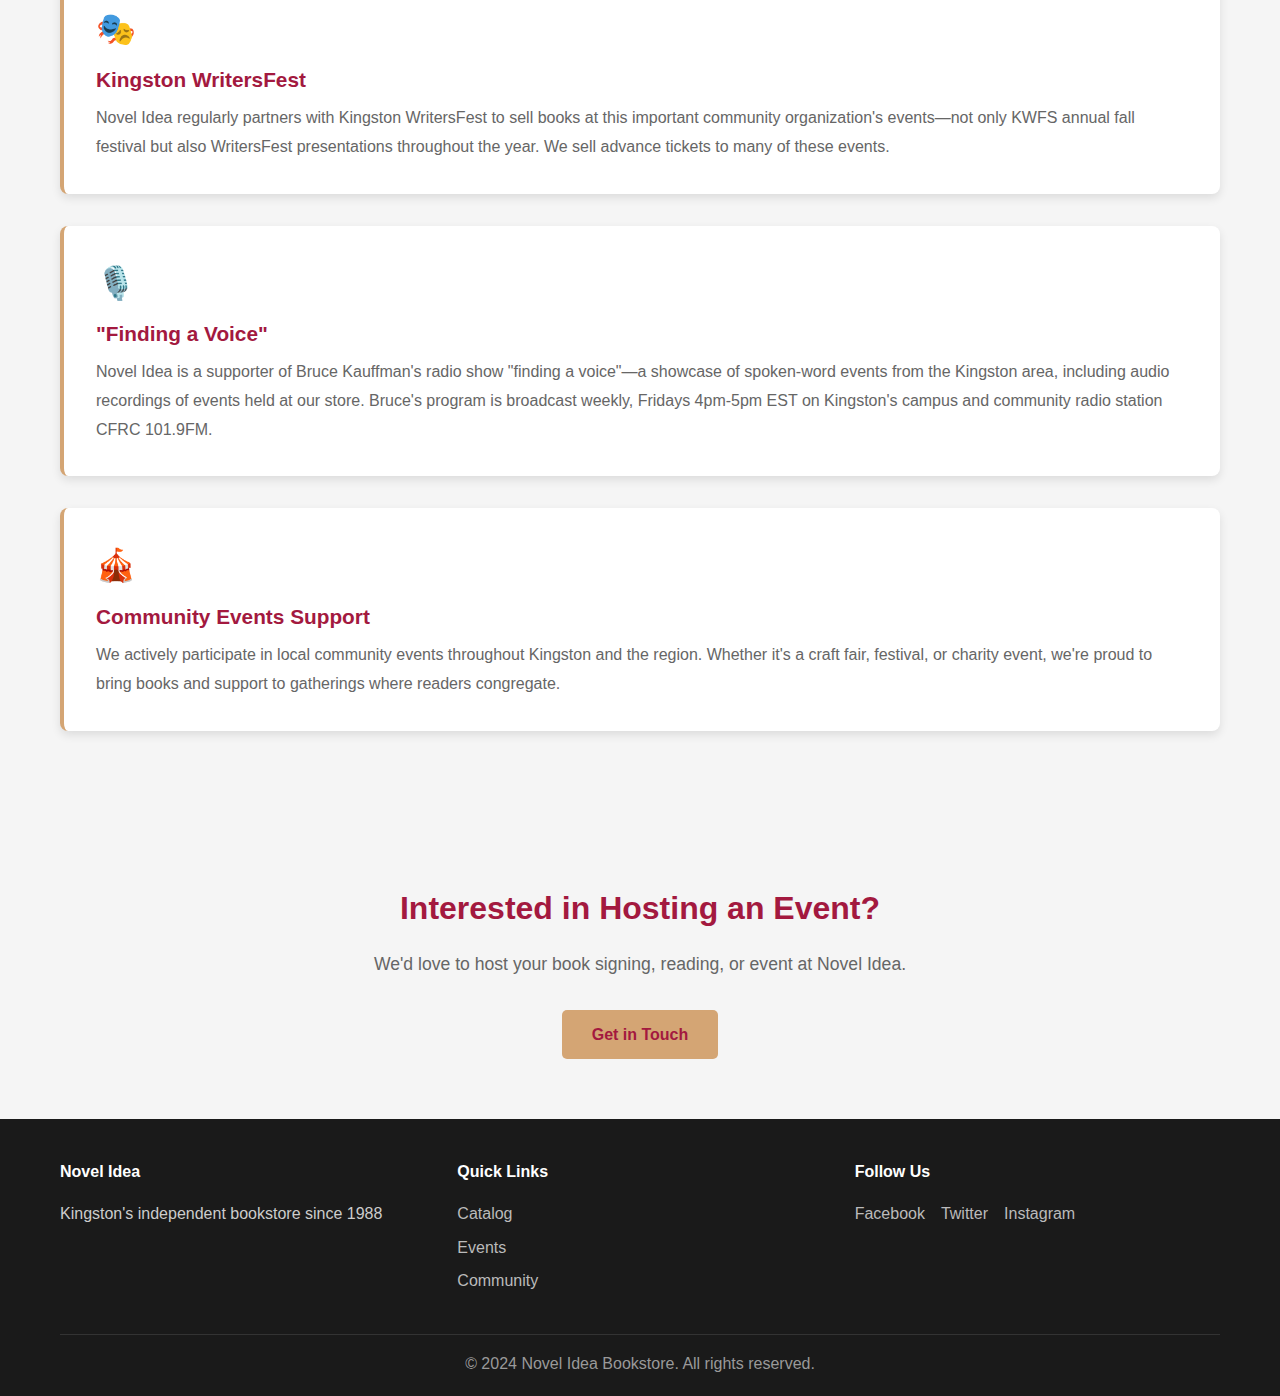
<file: client-v1-sailor/events.html>
<!DOCTYPE html>
<html lang="en">
<head>
    <meta charset="UTF-8">
    <meta name="viewport" content="width=device-width, initial-scale=1.0">
    <title>Events - Novel Idea</title>
    <link rel="stylesheet" href="styles.css">
</head>
<body>
    <!-- Navigation -->
    <nav class="navbar">
        <div class="nav-container">
            <div class="logo">
                <h1>NOVEL IDEA</h1>
                <p class="tagline">Fiction and non-fiction since 1988</p>
            </div>
            <ul class="nav-menu">
                <li><a href="index.html">HOME</a></li>
                <li><a href="catalog.html">CATALOG</a></li>
                <li><a href="about.html">ABOUT</a></li>
                <li><a href="events.html">EVENTS</a></li>
                <li><a href="community.html">COMMUNITY</a></li>
                <li><a href="contact.html">CONTACT</a></li>
            </ul>
            <div class="hamburger">
                <span></span>
                <span></span>
                <span></span>
            </div>
        </div>
    </nav>

    <!-- Page Header -->
    <section class="page-header">
        <div class="container">
            <h1>Events</h1>
            <p>Book launches, signings, and readings happening at Novel Idea</p>
        </div>
    </section>

    <!-- Events Section -->
    <section class="events-section">
        <div class="container">
            <div class="events-intro">
                <h2>Upcoming Events</h2>
                <p class="intro-text">We regularly host book launches and signings at our store, and we also sell books at events off-site within the Kingston region. Contact us to discuss scheduling an event at our store or elsewhere.</p>
            </div>

            <div class="events-grid">
                <div class="event-card">
                    <div class="event-date">
                        <span class="month">FEB</span>
                        <span class="day">15</span>
                    </div>
                    <div class="event-info">
                        <h3>Local Author Spotlight</h3>
                        <p class="event-time"><strong>⏰ Time:</strong> 2:00 PM - 4:00 PM</p>
                        <p class="event-description">Join us for an intimate reading and Q&A with a featured Kingston author. Light refreshments served.</p>
                        <a href="contact.html" class="btn btn-secondary-small">Learn More</a>
                    </div>
                </div>

                <div class="event-card">
                    <div class="event-date">
                        <span class="month">FEB</span>
                        <span class="day">22</span>
                    </div>
                    <div class="event-info">
                        <h3>Book Club Meeting</h3>
                        <p class="event-time"><strong>⏰ Time:</strong> 7:00 PM - 8:30 PM</p>
                        <p class="event-description">Our monthly book club gathers to discuss this month's selection. New members always welcome!</p>
                        <a href="contact.html" class="btn btn-secondary-small">Learn More</a>
                    </div>
                </div>

                <div class="event-card">
                    <div class="event-date">
                        <span class="month">MAR</span>
                        <span class="day">01</span>
                    </div>
                    <div class="event-info">
                        <h3>Children's Story Time</h3>
                        <p class="event-time"><strong>⏰ Time:</strong> 10:30 AM - 11:30 AM</p>
                        <p class="event-description">Join us for interactive stories, songs, and activities for young readers ages 3-8.</p>
                        <a href="contact.html" class="btn btn-secondary-small">Learn More</a>
                    </div>
                </div>

                <div class="event-card">
                    <div class="event-date">
                        <span class="month">MAR</span>
                        <span class="day">08</span>
                    </div>
                    <div class="event-info">
                        <h3>Poetry Night</h3>
                        <p class="event-time"><strong>⏰ Time:</strong> 7:00 PM - 9:00 PM</p>
                        <p class="event-description">An evening celebrating the spoken word. Local poets share their work. Open mic welcome.</p>
                        <a href="contact.html" class="btn btn-secondary-small">Learn More</a>
                    </div>
                </div>
            </div>
        </div>
    </section>

    <!-- Special Partnerships Section -->
    <section class="partnerships">
        <div class="container">
            <h2>Special Partnerships</h2>
            
            <div class="partnership-card">
                <div class="partnership-icon">🎭</div>
                <h3>Kingston WritersFest</h3>
                <p>Novel Idea regularly partners with Kingston WritersFest to sell books at this important community organization's events—not only KWFS annual fall festival but also WritersFest presentations throughout the year. We sell advance tickets to many of these events.</p>
            </div>

            <div class="partnership-card">
                <div class="partnership-icon">🎙️</div>
                <h3>"Finding a Voice"</h3>
                <p>Novel Idea is a supporter of Bruce Kauffman's radio show "finding a voice"—a showcase of spoken-word events from the Kingston area, including audio recordings of events held at our store. Bruce's program is broadcast weekly, Fridays 4pm-5pm EST on Kingston's campus and community radio station CFRC 101.9FM.</p>
            </div>

            <div class="partnership-card">
                <div class="partnership-icon">🎪</div>
                <h3>Community Events Support</h3>
                <p>We actively participate in local community events throughout Kingston and the region. Whether it's a craft fair, festival, or charity event, we're proud to bring books and support to gatherings where readers congregate.</p>
            </div>
        </div>
    </section>

    <!-- CTA Section -->
    <section class="cta">
        <div class="container">
            <h2>Interested in Hosting an Event?</h2>
            <p>We'd love to host your book signing, reading, or event at Novel Idea.</p>
            <a href="contact.html" class="btn btn-primary">Get in Touch</a>
        </div>
    </section>

    <!-- Footer -->
    <footer class="footer">
        <div class="container">
            <div class="footer-content">
                <div class="footer-section">
                    <h4>Novel Idea</h4>
                    <p>Kingston's independent bookstore since 1988</p>
                </div>
                <div class="footer-section">
                    <h4>Quick Links</h4>
                    <ul>
                        <li><a href="catalog.html">Catalog</a></li>
                        <li><a href="events.html">Events</a></li>
                        <li><a href="community.html">Community</a></li>
                    </ul>
                </div>
                <div class="footer-section">
                    <h4>Follow Us</h4>
                    <div class="social-links">
                        <a href="https://facebook.com/novelideabookstore" target="_blank">Facebook</a>
                        <a href="https://twitter.com/novelidaygk" target="_blank">Twitter</a>
                        <a href="https://instagram.com/novelideakingston" target="_blank">Instagram</a>
                    </div>
                </div>
            </div>
            <div class="footer-bottom">
                <p>&copy; 2024 Novel Idea Bookstore. All rights reserved.</p>
            </div>
        </div>
    </footer>

    <script src="script.js"></script>
</body>
</html>
</file>
<file: client-v1-sailor/styles.css>
* {
    margin: 0;
    padding: 0;
    box-sizing: border-box;
}

:root {
    --primary-color: #a3193f;
    --secondary-color: #1a3a52;
    --accent-color: #d4a574;
    --dark-bg: #1a1a1a;
    --light-bg: #f5f5f5;
    --text-dark: #333;
    --text-light: #666;
}

body {
    font-family: 'Segoe UI', Tahoma, Geneva, Verdana, sans-serif;
    line-height: 1.6;
    color: var(--text-dark);
}

.container {
    max-width: 1200px;
    margin: 0 auto;
    padding: 0 20px;
}

/* Navigation */
.navbar {
    background: linear-gradient(135deg, var(--primary-color) 0%, var(--secondary-color) 100%);
    padding: 1rem 0;
    position: sticky;
    top: 0;
    z-index: 1000;
    box-shadow: 0 2px 10px rgba(0,0,0,0.1);
}

.nav-container {
    max-width: 1200px;
    margin: 0 auto;
    padding: 0 20px;
    display: flex;
    justify-content: space-between;
    align-items: center;
}

.logo {
    color: white;
}

.logo h1 {
    font-size: 1.8rem;
    font-weight: 700;
    letter-spacing: 2px;
    margin-bottom: 0.2rem;
}

.tagline {
    font-size: 0.85rem;
    font-style: italic;
    color: var(--accent-color);
}

.nav-menu {
    display: flex;
    list-style: none;
    gap: 2rem;
}

.nav-menu a {
    color: white;
    text-decoration: none;
    font-weight: 500;
    font-size: 0.95rem;
    transition: color 0.3s ease;
}

.nav-menu a:hover {
    color: var(--accent-color);
}

.hamburger {
    display: none;
    flex-direction: column;
    cursor: pointer;
}

.hamburger span {
    width: 25px;
    height: 3px;
    background: white;
    margin: 5px 0;
    transition: 0.3s;
}

/* Hero Section - Home Page with Image Beside Text */
.hero-section {
    background: white;
    padding: 80px 20px;
}

.hero-wrapper {
    display: grid;
    grid-template-columns: 1fr 1fr;
    gap: 3rem;
    align-items: center;
}

.hero-content h2 {
    font-size: 2.5rem;
    margin-bottom: 1rem;
    font-weight: 700;
    color: var(--primary-color);
}

.hero-content p {
    font-size: 1.05rem;
    margin-bottom: 1.5rem;
    line-height: 1.8;
    color: var(--text-light);
}

.hero-description {
    font-size: 1rem !important;
    color: var(--text-dark) !important;
    margin-bottom: 2rem !important;
}

.hero-image-box {
    overflow: hidden;
    border-radius: 12px;
    box-shadow: 0 10px 30px rgba(0,0,0,0.2);
}

.hero-img {
    width: 100%;
    height: auto;
    display: block;
    object-fit: cover;
}

/* Buttons */
.btn {
    display: inline-block;
    padding: 12px 30px;
    border: none;
    border-radius: 5px;
    font-size: 1rem;
    cursor: pointer;
    transition: all 0.3s ease;
    text-decoration: none;
    font-weight: 600;
}

.btn-primary {
    background: var(--accent-color);
    color: var(--primary-color);
}

.btn-primary:hover {
    background: #e6b887;
    transform: translateY(-2px);
    box-shadow: 0 5px 15px rgba(0,0,0,0.2);
}

.btn-secondary {
    background: var(--secondary-color);
    color: white;
    padding: 10px 20px;
    font-size: 0.95rem;
}

.btn-secondary:hover {
    background: var(--primary-color);
}

.btn-secondary-small {
    background: var(--primary-color);
    color: white;
    padding: 8px 16px;
    font-size: 0.85rem;
    margin-top: 1rem;
}

.btn-secondary-small:hover {
    background: var(--secondary-color);
}

/* Featured Section */
.featured {
    padding: 60px 20px;
    background: white;
}

.featured h2 {
    text-align: center;
    font-size: 2rem;
    margin-bottom: 3rem;
    color: var(--primary-color);
}

.books-grid {
    display: grid;
    grid-template-columns: repeat(auto-fit, minmax(250px, 1fr));
    gap: 2rem;
}

.book-card {
    background: white;
    border-radius: 8px;
    overflow: hidden;
    box-shadow: 0 4px 15px rgba(0,0,0,0.1);
    transition: transform 0.3s ease, box-shadow 0.3s ease;
}

.book-card:hover {
    transform: translateY(-8px);
    box-shadow: 0 8px 25px rgba(0,0,0,0.15);
}

.book-cover {
    height: 200px;
    background-color: #ddd;
}

.book-card h3 {
    padding: 1rem 1rem 0.5rem;
    font-size: 1.1rem;
    color: var(--primary-color);
}

.book-card .author {
    padding: 0 1rem;
    color: var(--text-light);
    font-style: italic;
    font-size: 0.95rem;
}

.book-card .price {
    padding: 0 1rem;
    color: var(--secondary-color);
    font-weight: 700;
    font-size: 1.1rem;
    margin: 0.5rem 0;
}

.book-card button {
    width: calc(100% - 2rem);
    margin: 1rem;
}

/* Info Section */
.info {
    background: linear-gradient(135deg, var(--dark-bg) 0%, var(--secondary-color) 100%);
    padding: 60px 20px;
    color: white;
}

.info-grid {
    display: grid;
    grid-template-columns: repeat(auto-fit, minmax(280px, 1fr));
    gap: 2rem;
}

.info-card {
    background: rgba(255,255,255,0.1);
    padding: 2rem;
    border-radius: 8px;
    border-left: 4px solid var(--accent-color);
}

.info-card h3 {
    margin-bottom: 1rem;
    font-size: 1.3rem;
}

.info-card p {
    margin-bottom: 0.8rem;
    line-height: 1.8;
}

.info-card ul {
    list-style: none;
    padding-left: 0;
}

.info-card li {
    margin-bottom: 0.5rem;
    padding-left: 1.5rem;
    position: relative;
}

.info-card li:before {
    content: "▸";
    position: absolute;
    left: 0;
    color: var(--accent-color);
}

/* CTA Section */
.cta {
    background: var(--light-bg);
    padding: 60px 20px;
    text-align: center;
}

.cta h2 {
    font-size: 2rem;
    margin-bottom: 1rem;
    color: var(--primary-color);
}

.cta p {
    font-size: 1.1rem;
    margin-bottom: 2rem;
    color: var(--text-light);
}

/* Page Header */
.page-header {
    background: linear-gradient(135deg, var(--primary-color) 0%, var(--secondary-color) 100%);
    color: white;
    padding: 60px 20px;
    text-align: center;
}

.page-header h1 {
    font-size: 2.5rem;
    margin-bottom: 0.5rem;
}

.page-header p {
    font-size: 1.1rem;
    opacity: 0.9;
}

/* About Page Styles */
.about-content {
    padding: 60px 20px;
}

.about-section {
    margin-bottom: 60px;
}

.about-section h2 {
    font-size: 2rem;
    margin-bottom: 1.5rem;
    color: var(--primary-color);
}

.about-section p {
    font-size: 1.05rem;
    margin-bottom: 1rem;
    line-height: 1.8;
    color: var(--text-light);
}

/* About Section with Image */
.about-section-with-image {
    display: grid;
    grid-template-columns: 1fr 1fr;
    gap: 3rem;
    align-items: center;
    margin-bottom: 60px;
    padding: 40px 0;
}

.about-image-box {
    overflow: hidden;
    border-radius: 12px;
    box-shadow: 0 10px 30px rgba(0,0,0,0.2);
}

.about-img {
    width: 100%;
    height: auto;
    display: block;
    object-fit: cover;
}

.image-caption {
    text-align: center;
    margin-top: 1rem;
    font-style: italic;
    color: var(--text-light);
    font-size: 0.95rem;
}

.about-text-box h2 {
    font-size: 1.8rem;
    margin-bottom: 1rem;
    color: var(--primary-color);
}

.about-text-box p {
    margin-bottom: 1rem;
}

/* Benefits Grid */
.benefits-grid {
    display: grid;
    grid-template-columns: repeat(auto-fit, minmax(250px, 1fr));
    gap: 2rem;
    margin-top: 2rem;
}

.benefit-card {
    background: var(--light-bg);
    padding: 2rem;
    border-radius: 8px;
    border-top: 4px solid var(--primary-color);
    transition: transform 0.3s ease, box-shadow 0.3s ease;
}

.benefit-card:hover {
    transform: translateY(-5px);
    box-shadow: 0 8px 20px rgba(0,0,0,0.1);
}

.benefit-card h3 {
    font-size: 1.2rem;
    margin-bottom: 0.5rem;
    color: var(--primary-color);
}

.benefit-card p {
    color: var(--text-light);
}

/* Info Boxes */
.info-boxes {
    display: grid;
    grid-template-columns: repeat(auto-fit, minmax(250px, 1fr));
    gap: 2rem;
    margin-top: 2rem;
}

.info-box {
    background: white;
    padding: 2rem;
    border-radius: 8px;
    border-left: 4px solid var(--primary-color);
    box-shadow: 0 4px 10px rgba(0,0,0,0.1);
}

.info-box h3 {
    font-size: 1.2rem;
    margin-bottom: 0.5rem;
    color: var(--primary-color);
}

.info-box p {
    color: var(--text-light);
    line-height: 1.8;
}

/* Events Page Styles */
.events-section {
    padding: 60px 20px;
    background: white;
}

.events-intro {
    margin-bottom: 4rem;
    text-align: center;
}

.events-intro h2 {
    font-size: 2rem;
    color: var(--primary-color);
    margin-bottom: 1rem;
}

.intro-text {
    font-size: 1.05rem;
    color: var(--text-light);
    max-width: 700px;
    margin: 0 auto;
    line-height: 1.8;
}

.events-grid {
    display: grid;
    grid-template-columns: repeat(auto-fit, minmax(320px, 1fr));
    gap: 2rem;
}

.event-card {
    background: white;
    border-radius: 8px;
    overflow: hidden;
    box-shadow: 0 4px 15px rgba(0,0,0,0.1);
    transition: transform 0.3s ease, box-shadow 0.3s ease;
    display: grid;
    grid-template-columns: 120px 1fr;
}

.event-card:hover {
    transform: translateY(-5px);
    box-shadow: 0 8px 25px rgba(0,0,0,0.15);
}

.event-date {
    background: linear-gradient(135deg, var(--primary-color) 0%, var(--secondary-color) 100%);
    color: white;
    padding: 2rem 1rem;
    display: flex;
    flex-direction: column;
    justify-content: center;
    align-items: center;
    min-height: 150px;
}

.event-date .month {
    font-size: 0.85rem;
    font-weight: 700;
    letter-spacing: 1px;
    opacity: 0.9;
}

.event-date .day {
    font-size: 2.5rem;
    font-weight: 700;
    line-height: 1;
}

.event-info {
    padding: 2rem;
    display: flex;
    flex-direction: column;
}

.event-info h3 {
    font-size: 1.3rem;
    color: var(--primary-color);
    margin-bottom: 0.5rem;
}

.event-time {
    font-size: 0.95rem;
    color: var(--secondary-color);
    font-weight: 600;
    margin-bottom: 0.5rem;
}

.event-description {
    color: var(--text-light);
    font-size: 0.95rem;
    line-height: 1.6;
    margin-bottom: 1rem;
    flex-grow: 1;
}

/* Partnerships Section */
.partnerships {
    padding: 60px 20px;
    background: var(--light-bg);
}

.partnerships h2 {
    font-size: 2rem;
    color: var(--primary-color);
    text-align: center;
    margin-bottom: 3rem;
}

.partnership-card {
    background: white;
    padding: 2rem;
    border-radius: 8px;
    margin-bottom: 2rem;
    border-left: 4px solid var(--accent-color);
    box-shadow: 0 4px 10px rgba(0,0,0,0.1);
    transition: transform 0.3s ease;
}

.partnership-card:hover {
    transform: translateX(5px);
}

.partnership-icon {
    font-size: 2rem;
    margin-bottom: 0.5rem;
}

.partnership-card h3 {
    font-size: 1.3rem;
    color: var(--primary-color);
    margin-bottom: 0.5rem;
}

.partnership-card p {
    color: var(--text-light);
    line-height: 1.8;
}

/* Community Page Styles */
.community-intro-section {
    padding: 60px 20px;
    background: white;
}

.community-intro-wrapper {
    display: grid;
    grid-template-columns: 1fr 1fr;
    gap: 3rem;
    align-items: center;
}

.community-image-box {
    overflow: hidden;
    border-radius: 12px;
    box-shadow: 0 10px 30px rgba(0,0,0,0.2);
    order: 2;
}

.community-img {
    width: 100%;
    height: auto;
    display: block;
    object-fit: cover;
}

.community-text-box {
    order: 1;
}

.community-text-box h2 {
    font-size: 2rem;
    margin-bottom: 1.5rem;
    color: var(--primary-color);
}

.community-text-box p {
    font-size: 1.05rem;
    margin-bottom: 1rem;
    line-height: 1.8;
    color: var(--text-light);
}

.community-programs {
    padding: 60px 20px;
    background: white;
}

.community-programs h2 {
    text-align: center;
    font-size: 2rem;
    margin-bottom: 3rem;
    color: var(--primary-color);
}

.program-card {
    background: var(--light-bg);
    padding: 2rem;
    border-radius: 8px;
    margin-bottom: 2rem;
    border-left: 4px solid var(--primary-color);
    transition: transform 0.3s ease, box-shadow 0.3s ease;
}

.program-card:hover {
    transform: translateX(5px);
    box-shadow: 0 4px 15px rgba(0,0,0,0.1);
}

.program-card h3 {
    font-size: 1.2rem;
    margin-bottom: 0.5rem;
    color: var(--primary-color);
}

.program-card p {
    color: var(--text-light);
    line-height: 1.8;
}

/* Why Shop Local */
.why-local {
    background: white;
    padding: 60px 20px;
}

.why-local h2 {
    text-align: center;
    font-size: 2rem;
    margin-bottom: 3rem;
    color: var(--primary-color);
}

.reasons-list {
    list-style: none;
    padding: 0;
    max-width: 900px;
    margin: 0 auto;
}

.reasons-list li {
    padding: 1.25rem;
    margin-bottom: 1rem;
    background: var(--light-bg);
    border-radius: 8px;
    border-left: 4px solid var(--primary-color);
    line-height: 1.8;
    font-size: 1rem;
    transition: transform 0.3s ease, box-shadow 0.3s ease;
}

.reasons-list li:hover {
    transform: translateX(5px);
    box-shadow: 0 4px 12px rgba(0,0,0,0.1);
}

/* Connect Section */
.connect-section {
    padding: 60px 20px;
    background: var(--light-bg);
}

.connect-section h2 {
    text-align: center;
    font-size: 2rem;
    margin-bottom: 1rem;
    color: var(--primary-color);
}

.connect-section > .container > p {
    text-align: center;
    margin-bottom: 3rem;
    color: var(--text-light);
    font-size: 1.05rem;
}

.social-grid {
    display: grid;
    grid-template-columns: repeat(auto-fit, minmax(280px, 1fr));
    gap: 2rem;
    margin-bottom: 3rem;
}

.social-card {
    background: white;
    padding: 2rem;
    border-radius: 8px;
    text-align: center;
    box-shadow: 0 4px 10px rgba(0,0,0,0.1);
    transition: transform 0.3s ease;
}

.social-card:hover {
    transform: translateY(-5px);
}

.social-card h3 {
    font-size: 1.2rem;
    margin-bottom: 1rem;
    color: var(--primary-color);
}

.social-card p {
    color: var(--text-light);
    margin-bottom: 1rem;
}

.email-signup {
    background: linear-gradient(135deg, var(--primary-color) 0%, var(--secondary-color) 100%);
    color: white;
    padding: 3rem;
    border-radius: 8px;
    text-align: center;
    max-width: 600px;
    margin: 0 auto;
}

.email-signup h3 {
    font-size: 1.5rem;
    margin-bottom: 0.5rem;
}

.email-signup p {
    margin-bottom: 1.5rem;
    opacity: 0.9;
}

/* Contact Page Styles */
.contact-content {
    padding: 60px 20px;
}

.contact-wrapper {
    display: grid;
    grid-template-columns: 1fr 1fr;
    gap: 3rem;
}

.contact-info h2 {
    font-size: 1.8rem;
    margin-bottom: 2rem;
    color: var(--primary-color);
}

.info-block {
    margin-bottom: 2rem;
    padding-bottom: 2rem;
    border-bottom: 1px solid #eee;
}

.info-block:last-child {
    border-bottom: none;
}

.info-block h3 {
    font-size: 1.1rem;
    margin-bottom: 0.5rem;
    color: var(--primary-color);
}

.info-block p {
    color: var(--text-light);
    line-height: 1.8;
}

.info-block a {
    color: var(--primary-color);
    text-decoration: none;
}

.info-block a:hover {
    text-decoration: underline;
}

/* Contact Form */
.contact-form h2 {
    font-size: 1.8rem;
    margin-bottom: 2rem;
    color: var(--primary-color);
}

.form-group {
    margin-bottom: 1.5rem;
}

.form-group label {
    display: block;
    margin-bottom: 0.5rem;
    font-weight: 600;
    color: var(--text-dark);
}

.form-group input,
.form-group select,
.form-group textarea {
    width: 100%;
    padding: 10px;
    border: 1px solid #ddd;
    border-radius: 5px;
    font-family: inherit;
    font-size: 1rem;
    transition: border-color 0.3s ease;
}

.form-group input:focus,
.form-group select:focus,
.form-group textarea:focus {
    outline: none;
    border-color: var(--primary-color);
    box-shadow: 0 0 5px rgba(163, 25, 63, 0.3);
}

.form-group textarea {
    resize: vertical;
    min-height: 150px;
}

.form-note {
    font-size: 0.9rem;
    color: var(--text-light);
    margin-top: 1rem;
    font-style: italic;
}

/* Catalog Page */
.filters {
    padding: 30px 20px;
    background: var(--light-bg);
    border-bottom: 1px solid #ddd;
}

.filter-group {
    max-width: 1200px;
    margin: 0 auto;
    display: flex;
    align-items: center;
    gap: 1rem;
}

.filter-group label {
    font-weight: 600;
    color: var(--primary-color);
}

.filter-group select {
    padding: 8px 12px;
    border: 1px solid #ddd;
    border-radius: 5px;
    font-size: 1rem;
}

.catalog {
    padding: 60px 20px;
    background: white;
}

/* Footer */
.footer {
    background: var(--dark-bg);
    color: #ccc;
    padding: 40px 20px 20px;
}

.footer-content {
    display: grid;
    grid-template-columns: repeat(auto-fit, minmax(250px, 1fr));
    gap: 2rem;
    margin-bottom: 2rem;
}

.footer-section h4 {
    color: white;
    margin-bottom: 1rem;
}

.footer-section ul {
    list-style: none;
}

.footer-section ul li {
    margin-bottom: 0.5rem;
}

.footer-section a {
    color: #bbb;
    text-decoration: none;
    transition: color 0.3s ease;
}

.footer-section a:hover {
    color: var(--accent-color);
}

.social-links {
    display: flex;
    gap: 1rem;
}

.footer-bottom {
    border-top: 1px solid #333;
    padding-top: 1rem;
    text-align: center;
    color: #999;
}

/* Responsive Design */
@media (max-width: 768px) {
    .hamburger {
        display: flex;
    }

    .nav-menu {
        position: absolute;
        left: -100%;
        top: 70px;
        flex-direction: column;
        background: var(--primary-color);
        width: 100%;
        text-align: center;
        transition: 0.3s;
        gap: 0;
        padding: 2rem 0;
    }

    .nav-menu.active {
        left: 0;
    }

    .hero-wrapper {
        grid-template-columns: 1fr;
        gap: 2rem;
    }

    .hero-content h2 {
        font-size: 1.8rem;
    }

    .hero-content p {
        font-size: 1rem;
    }

    .featured h2,
    .cta h2,
    .page-header h1,
    .events-intro h2 {
        font-size: 1.5rem;
    }

    .books-grid {
        grid-template-columns: repeat(auto-fit, minmax(200px, 1fr));
        gap: 1rem;
    }

    .about-section-with-image {
        grid-template-columns: 1fr;
    }

    .community-intro-wrapper {
        grid-template-columns: 1fr;
    }

    .community-image-box {
        order: 1;
    }

    .community-text-box {
        order: 2;
    }

    .contact-wrapper {
        grid-template-columns: 1fr;
    }

    .event-card {
        grid-template-columns: 1fr;
    }

    .event-date {
        min-height: auto;
        padding: 1.5rem;
        flex-direction: row;
        gap: 1rem;
    }

    .event-date .day {
        font-size: 2rem;
    }
}

@media (max-width: 480px) {
    .logo h1 {
        font-size: 1.4rem;
    }

    .hero-wrapper {
        gap: 1rem;
    }

    .hero-content h2 {
        font-size: 1.5rem;
    }

    .hero-content p {
        font-size: 0.9rem;
    }

    .books-grid {
        grid-template-columns: 1fr;
    }

    .info-grid {
        grid-template-columns: 1fr;
    }

    .page-header h1 {
        font-size: 1.8rem;
    }

    .about-section h2,
    .events-intro h2 {
        font-size: 1.5rem;
    }

    .benefits-grid {
        grid-template-columns: 1fr;
    }

    .contact-wrapper {
        gap: 1rem;
    }

    .event-card {
        grid-template-columns: 1fr;
    }

    .event-date {
        padding: 1rem;
    }

    .social-grid {
        grid-template-columns: 1fr;
    }

    .email-signup {
        padding: 2rem 1.5rem;
    }
}
</file>
